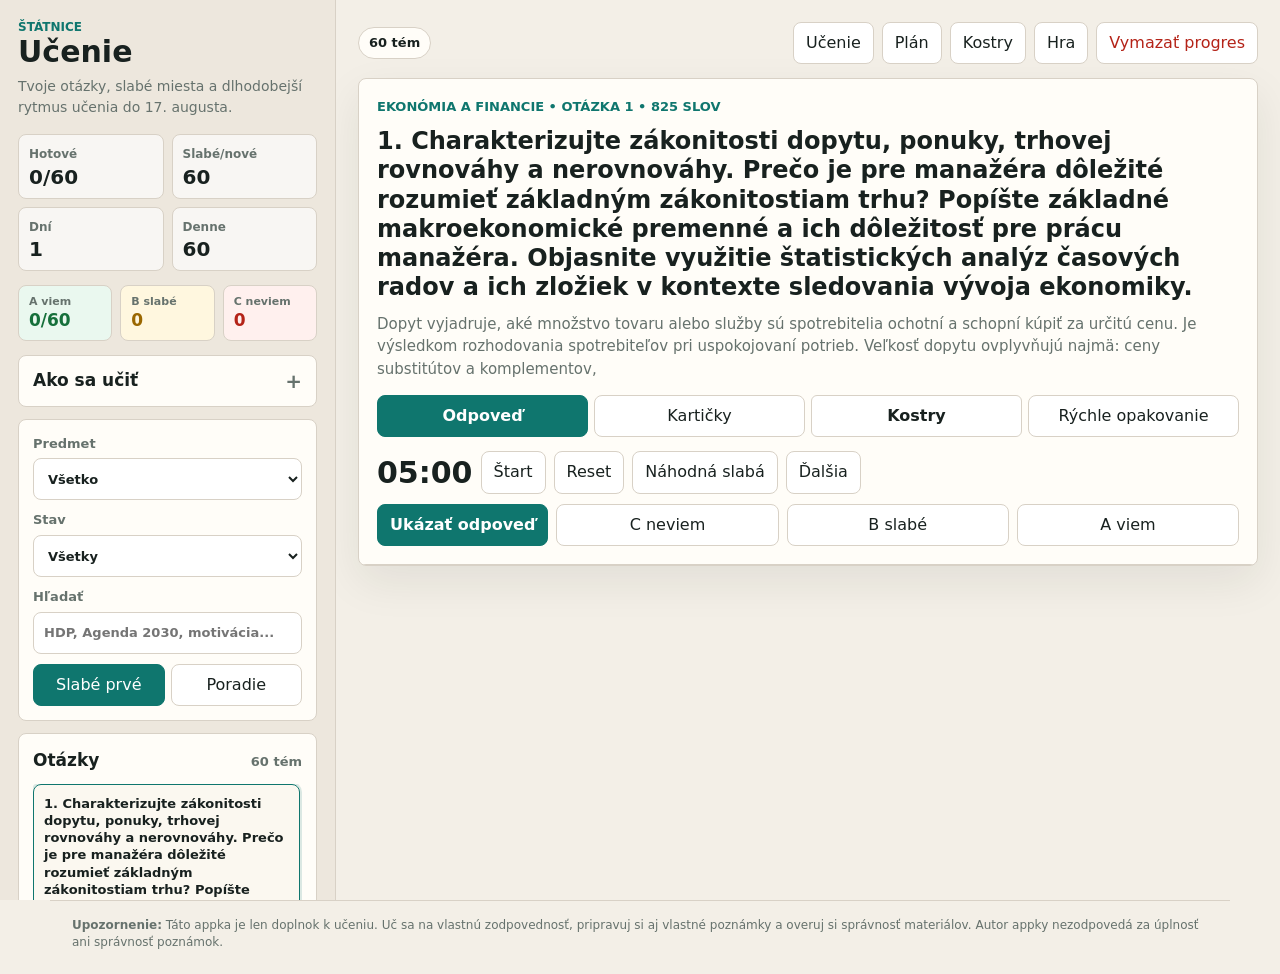
<file: index.html>
<!doctype html>
<html lang="sk">
<head>
  <meta charset="utf-8">
  <meta name="viewport" content="width=device-width, initial-scale=1, viewport-fit=cover">
  <meta name="theme-color" content="#f3efe7">
  <title>Štátnice učenie</title>
  <script>
    if (location.protocol === 'file:' && !location.pathname.endsWith('/offline.html')) {
      location.replace(`offline.html${location.search}`);
    }
  </script>
  <link rel="stylesheet" href="src/styles.css?v=20">
</head>
<body>
  <div id="app" class="app-shell" aria-live="polite">
    <aside class="sidebar">
      <header class="brand-block">
        <div class="brand-kicker">Štátnice</div>
        <h1>Učenie</h1>
        <p>Tvoje otázky, slabé miesta a dlhodobejší rytmus učenia do 17. augusta.</p>
      </header>

      <section class="metric-grid" aria-label="Prehľad progresu">
        <div class="metric"><span>Hotové</span><strong id="metricDone">0/60</strong></div>
        <div class="metric"><span>Slabé/nové</span><strong id="metricWeak">60</strong></div>
        <div class="metric"><span>Dní</span><strong id="metricDays">0</strong></div>
        <div class="metric"><span>Denne</span><strong id="metricDaily">0</strong></div>
      </section>
      <section class="metric-strip" aria-label="Rozpis progresu">
        <div class="metric-chip metric-chip-a"><span>A viem</span><strong id="metricA">0/60</strong></div>
        <div class="metric-chip metric-chip-b"><span>B slabé</span><strong id="metricB">0</strong></div>
        <div class="metric-chip metric-chip-c"><span>C neviem</span><strong id="metricC">0</strong></div>
      </section>

      <details class="panel method-panel">
        <summary>Ako sa učiť</summary>
        <ol>
          <li><strong>Vyber si tému z otázok.</strong> Začni tou, ktorá je C, B alebo ešte neoznačená.</li>
          <li><strong>Zapni časovač a hovor nahlas.</strong> Skús 3 až 5 minút odpovedať bez pozerania.</li>
          <li><strong>Potom odkry odpoveď.</strong> Dopĺňaj len chýbajúce body.</li>
          <li><strong>Označ A/B/C.</strong> A = viem, B = slabé, C = neviem spustiť.</li>
          <li><strong>Priorita:</strong> C, potom B, potom nové, A iba krátko.</li>
          <li><strong>Minimum denne:</strong> 1 manažment, 1 ekonómia, 1 staršia otázka.</li>
        </ol>
        <figure class="method-guide">
          <a href="assets/images/app-functions-guide.png" target="_blank" rel="noopener">
            <img src="assets/images/app-functions-guide.png" alt="Prehľad funkcií appky Štátnice učenie">
          </a>
          <figcaption>Klikni pre väčší náhľad.</figcaption>
        </figure>
      </details>

      <section class="panel controls" aria-label="Filtre">
        <label>Predmet<select id="subjectFilter"></select></label>
        <label>Stav<select id="gradeFilter">
          <option value="all">Všetky</option>
          <option value="C">C - neviem</option>
          <option value="B">B - slabé</option>
          <option value="A">A - viem</option>
          <option value="none">Neoznačené</option>
        </select></label>
        <label>Hľadať<input id="searchInput" type="search" placeholder="HDP, Agenda 2030, motivácia..."></label>
        <div class="segmented" role="group" aria-label="Poradie tém">
          <button id="modeWeak" class="is-active" type="button">Slabé prvé</button>
          <button id="modeOrder" type="button">Poradie</button>
        </div>
      </section>

      <section class="panel topic-browser" aria-label="Zoznam otázok">
        <div class="browser-head">
          <h2>Otázky</h2>
          <p id="resultCount">0 tém</p>
        </div>
        <div id="topicList" class="topic-list"></div>
      </section>

      <section class="panel today-panel">
        <div class="panel-title-row">
          <div>
            <h2>Dnešný výber</h2>
            <p>Automatický mix slabých a nových otázok na krátke učenie.</p>
          </div>
          <button id="buildToday" type="button">Vybrať</button>
        </div>
        <div id="todayList" class="today-list"></div>
      </section>

    </aside>

    <main class="workspace">
      <nav class="topbar" aria-label="Akcie">
        <div>
          <span id="currentTopicCount" class="pill">60 tém</span>
          <span id="currentMedia" class="pill muted-pill"></span>
        </div>
        <div class="top-actions">
          <a class="button-link" href="index.html">Učenie</a>
          <a class="button-link" href="plan.html">Plán</a>
          <a class="button-link" href="kostry/index.html">Kostry</a>
          <a class="button-link" href="hra.html">Hra</a>
          <button id="resetProgress" class="text-danger" type="button">Vymazať progres</button>
        </div>
      </nav>

      <section class="study-card">
        <header class="question-head">
          <div id="subjectLine" class="subject-line"></div>
          <h2 id="questionTitle"></h2>
          <p id="questionCue" class="cue"></p>

          <div class="study-mode" role="group" aria-label="Režim učenia">
            <button id="modeAnswer" class="is-active" data-study-mode="answer" type="button">Odpoveď</button>
            <button id="modeCards" data-study-mode="cards" type="button">Kartičky</button>
            <a id="skeletonLink" class="study-mode-link" href="kostry/index.html">Kostry</a>
            <button id="modeReader" data-study-mode="reader" type="button">Rýchle opakovanie</button>
          </div>

          <div class="study-toolbar">
            <div class="timer" id="timer">05:00</div>
            <button id="timerToggle" type="button">Štart</button>
            <button id="timerReset" type="button">Reset</button>
            <button id="randomQuestion" type="button">Náhodná slabá</button>
            <button id="nextQuestion" type="button">Ďalšia</button>
          </div>

          <div class="answer-actions">
            <button id="toggleAnswer" class="primary-button" type="button">Ukázať odpoveď</button>
            <div class="grade-buttons" role="group" aria-label="Hodnotenie otázky">
              <button data-grade="C" type="button">C neviem</button>
              <button data-grade="B" type="button">B slabé</button>
              <button data-grade="A" type="button">A viem</button>
            </div>
          </div>
        </header>

        <article id="answer" class="answer"></article>
      </section>

    </main>
  </div>

  <footer class="app-footer global-footer">
    <p class="study-disclaimer"><strong>Upozornenie:</strong> Táto appka je len doplnok k učeniu. Uč sa na vlastnú zodpovednosť, pripravuj si aj vlastné poznámky a overuj si správnosť materiálov. Autor appky nezodpovedá za úplnosť ani správnosť poznámok.</p>
  </footer>

  <script src="src/app.js?v=20" defer></script>
</body>
</html>
</file>
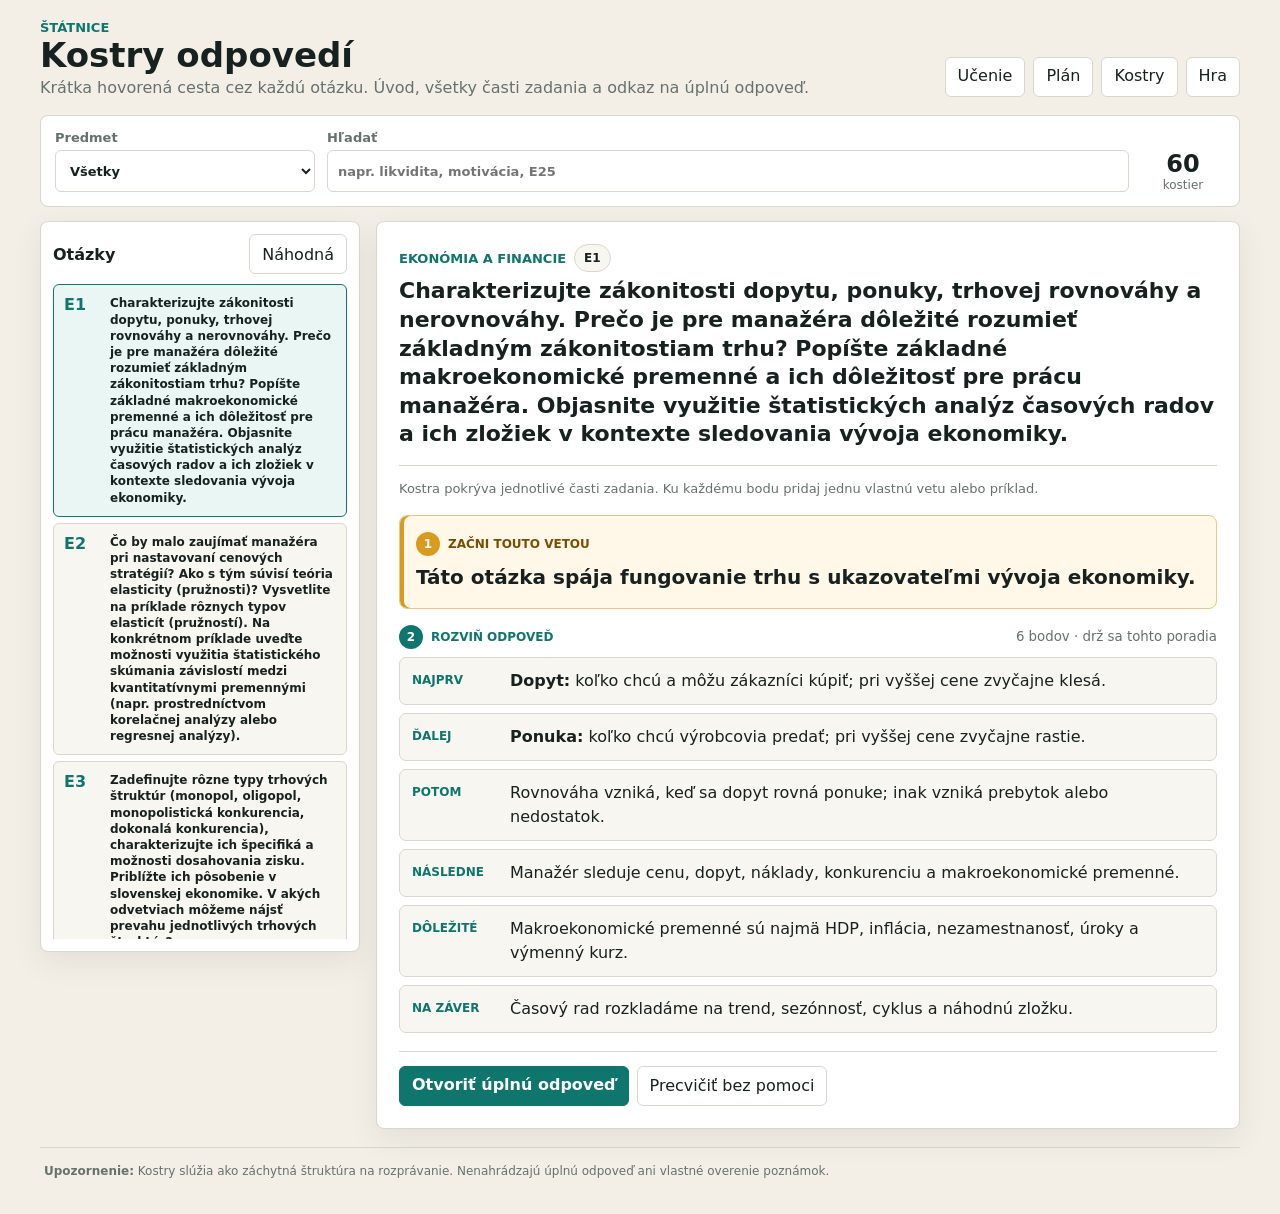
<file: kostry/index.html>
<!doctype html>
<html lang="sk">
<head>
  <meta charset="utf-8">
  <meta name="viewport" content="width=device-width, initial-scale=1, viewport-fit=cover">
  <meta name="theme-color" content="#f3efe7">
  <title>Kostry odpovedí – Štátnice</title>
  <link rel="stylesheet" href="styles.css?v=1">
</head>
<body>
  <div class="shell">
    <header class="page-head">
      <div>
        <div class="kicker">Štátnice</div>
        <h1>Kostry odpovedí</h1>
        <p>Krátka hovorená cesta cez každú otázku. Úvod, všetky časti zadania a odkaz na úplnú odpoveď.</p>
      </div>
      <nav aria-label="Navigácia">
        <a class="button-link" href="../index.html">Učenie</a>
        <a class="button-link" href="../plan.html">Plán</a>
        <a class="button-link" href="../kostry/index.html">Kostry</a>
        <a class="button-link" href="../hra.html">Hra</a>
      </nav>
    </header>

    <section class="toolbar" aria-label="Filtre">
      <label>
        Predmet
        <select id="subject">
          <option value="all">Všetky</option>
          <option value="Ekonómia a financie">Ekonómia a financie</option>
          <option value="Manažment">Manažment</option>
        </select>
      </label>
      <label>
        Hľadať
        <input id="search" type="search" placeholder="napr. likvidita, motivácia, E25">
      </label>
      <div class="counter"><strong id="count">60</strong><span>kostier</span></div>
    </section>

    <main class="layout">
      <aside class="question-nav">
        <div class="nav-head">
          <strong>Otázky</strong>
          <button id="random" type="button">Náhodná</button>
        </div>
        <div id="list" class="question-list"></div>
      </aside>

      <article id="detail" class="skeleton"></article>
    </main>

    <footer>
      <p><strong>Upozornenie:</strong> Kostry slúžia ako záchytná štruktúra na rozprávanie. Nenahrádzajú úplnú odpoveď ani vlastné overenie poznámok.</p>
    </footer>
  </div>

  <script src="data.js?v=1"></script>
  <script src="app.js?v=1"></script>
</body>
</html>
</file>
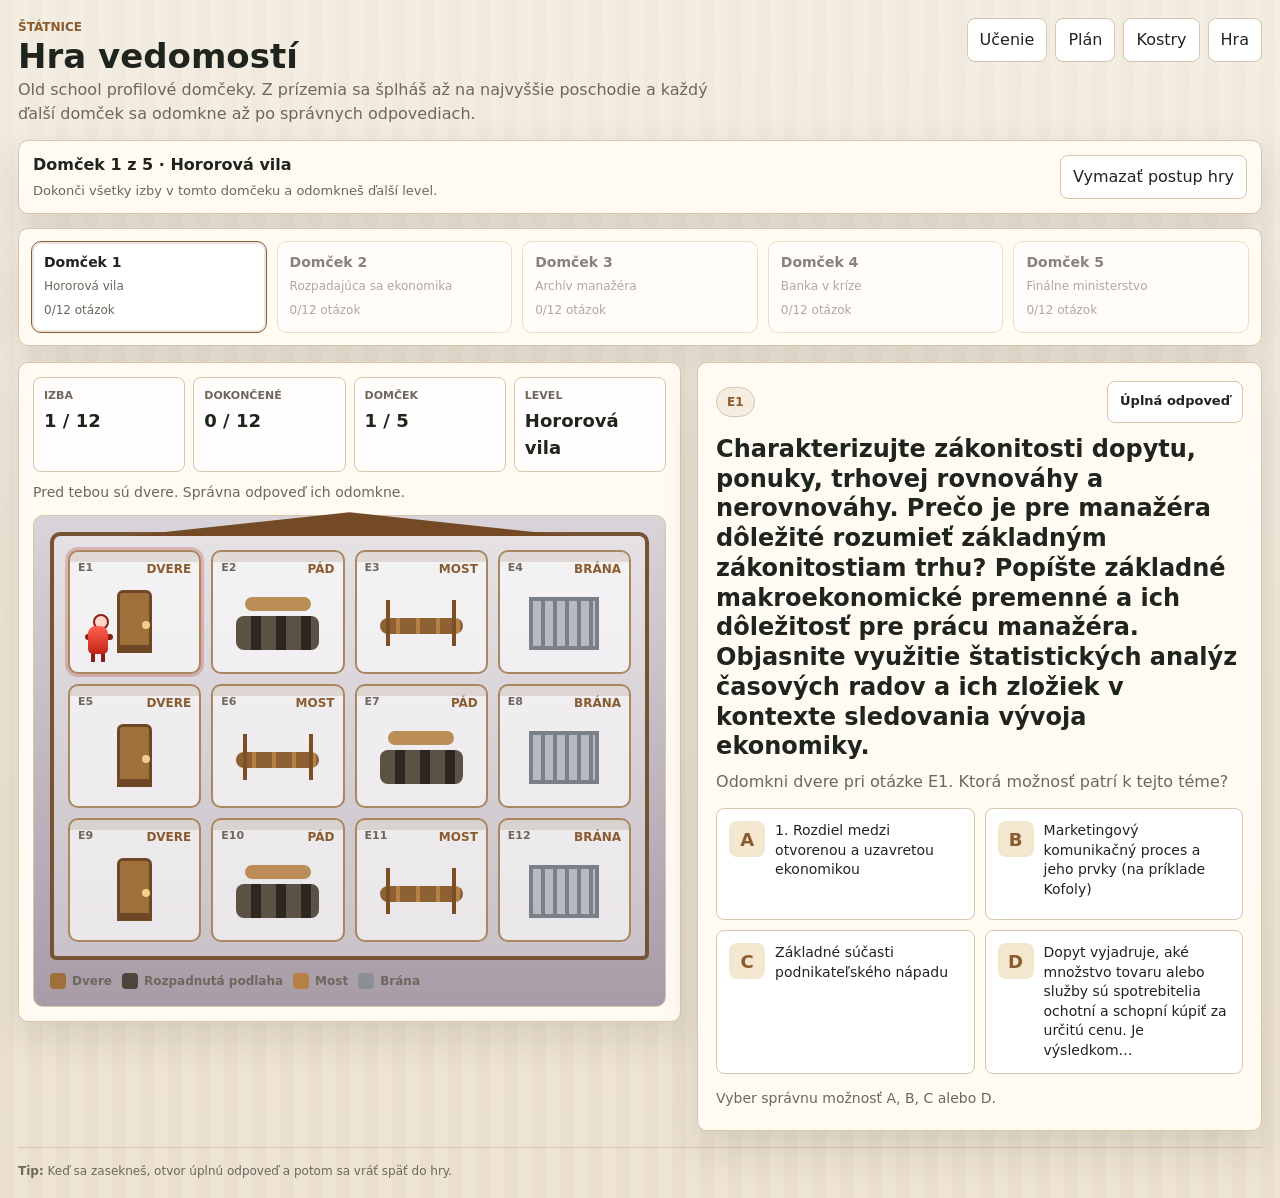
<file: hra-offline.html>
<!doctype html>
<html lang="sk">
<head>
  <meta charset="utf-8">
  <meta name="viewport" content="width=device-width, initial-scale=1, viewport-fit=cover">
  <meta name="theme-color" content="#ebe4d5">
  <title>Štátnice hra</title>
  <script>
    if (location.protocol === 'file:' && !location.pathname.endsWith('/hra-offline.html')) {
      location.replace(`hra-offline.html${location.search}`);
    }
  </script>
  <link rel="stylesheet" href="src/game.css?v=1">
</head>
<body>
  <div class="game-shell">
    <header class="game-header">
      <div>
        <div class="game-kicker">Štátnice</div>
        <h1>Hra vedomostí</h1>
        <p>Old school profilové domčeky. Z prízemia sa šplháš až na najvyššie poschodie a každý ďalší domček sa odomkne až po správnych odpovediach.</p>
      </div>
      <nav class="game-nav" aria-label="Navigácia">
        <a class="game-link" href="index.html">Učenie</a>
        <a class="game-link" href="plan.html">Plán</a>
        <a class="game-link" href="kostry/index.html">Kostry</a>
        <a class="game-link" href="hra.html">Hra</a>
      </nav>
    </header>

    <section class="game-toolbar" aria-label="Stav hry">
      <div class="toolbar-copy">
        <strong id="gameHouseStatus">Domček 1 z 5</strong>
        <span id="gameHouseHint">Dokonči celý domček a odomkneš ďalší level.</span>
      </div>
      <button id="restartGame" type="button">Vymazať postup hry</button>
    </section>

    <section class="house-selector" aria-label="Výber domčeka">
      <div id="houseList" class="house-list"></div>
    </section>

    <main class="game-layout">
      <section class="board-panel">
        <div class="board-head">
          <div class="status-row">
            <div class="status-card"><span>Izba</span><strong id="statPosition">1 / 12</strong></div>
            <div class="status-card"><span>Dokončené</span><strong id="statSolved">0 / 12</strong></div>
            <div class="status-card"><span>Domček</span><strong id="statHouse">1 / 5</strong></div>
            <div class="status-card"><span>Level</span><strong id="statTheme">Horor</strong></div>
          </div>
          <p id="encounterText" class="encounter-text">Pred tebou sú prvé dvere. Odomkni ich správnou odpoveďou.</p>
        </div>

        <div id="houseScene" class="board-scene">
          <div class="house-shell">
            <div id="boardGrid" class="board-grid" aria-label="Profilový domček"></div>
          </div>
          <div class="legend">
            <span><i class="legend-door"></i>Dvere</span>
            <span><i class="legend-gap"></i>Rozpadnutá podlaha</span>
            <span><i class="legend-bridge"></i>Most</span>
            <span><i class="legend-gate"></i>Brána</span>
          </div>
        </div>
      </section>

      <section class="question-panel">
        <div class="question-meta">
          <span id="questionLabel" class="question-label">E1</span>
          <a id="fullAnswerLink" class="full-answer-link" href="index.html">Úplná odpoveď</a>
        </div>
        <h2 id="questionTitle">Načítavam otázku...</h2>
        <p id="questionPrompt" class="question-prompt"></p>
        <div id="answers" class="answer-grid"></div>
        <div class="question-footer">
          <p id="feedback" class="feedback">Vyber správnu možnosť A, B, C alebo D.</p>
          <button id="continueButton" class="continue-button" type="button" hidden>Pokračovať ďalej</button>
        </div>
      </section>
    </main>

    <footer class="game-footer">
      <p><strong>Tip:</strong> Keď sa zasekneš, otvor úplnú odpoveď a potom sa vráť späť do hry.</p>
    </footer>
  </div>

  <script src="src/game.js?v=1" defer></script>
</body>
</html>
</file>
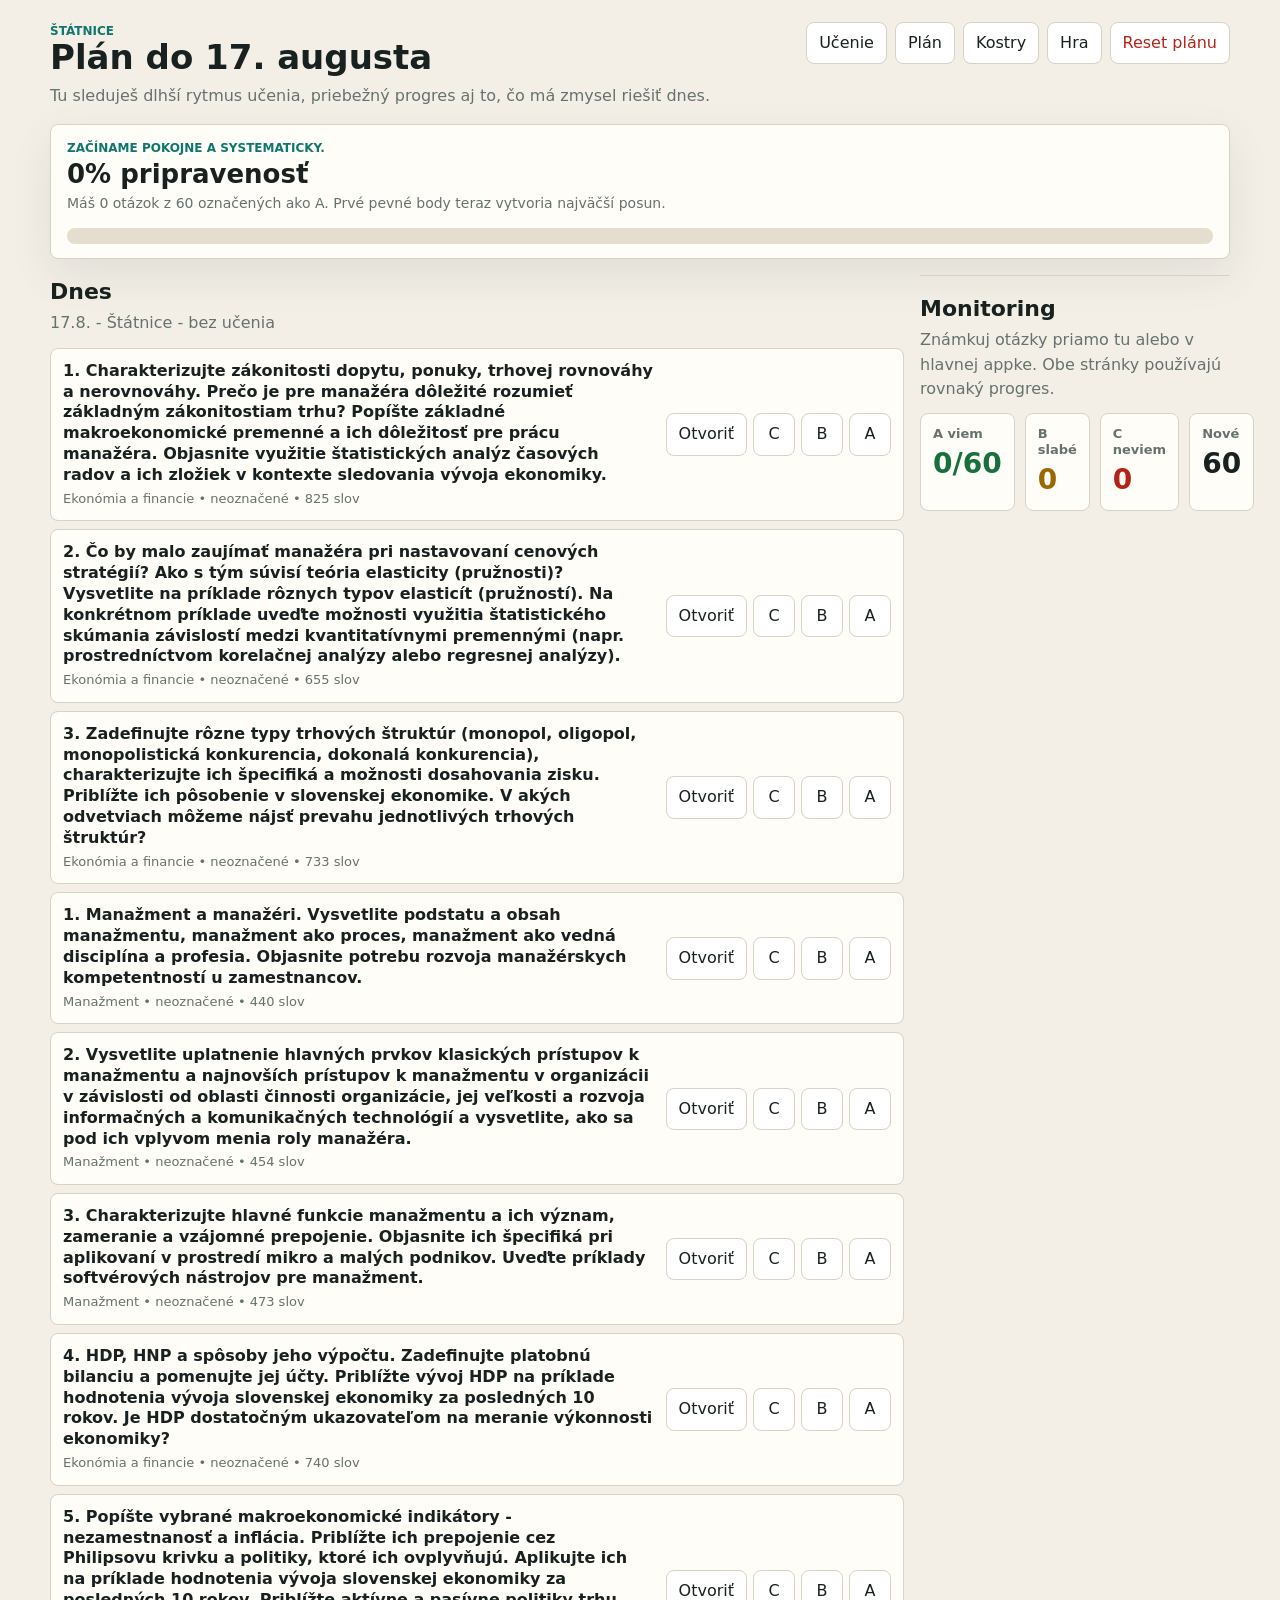
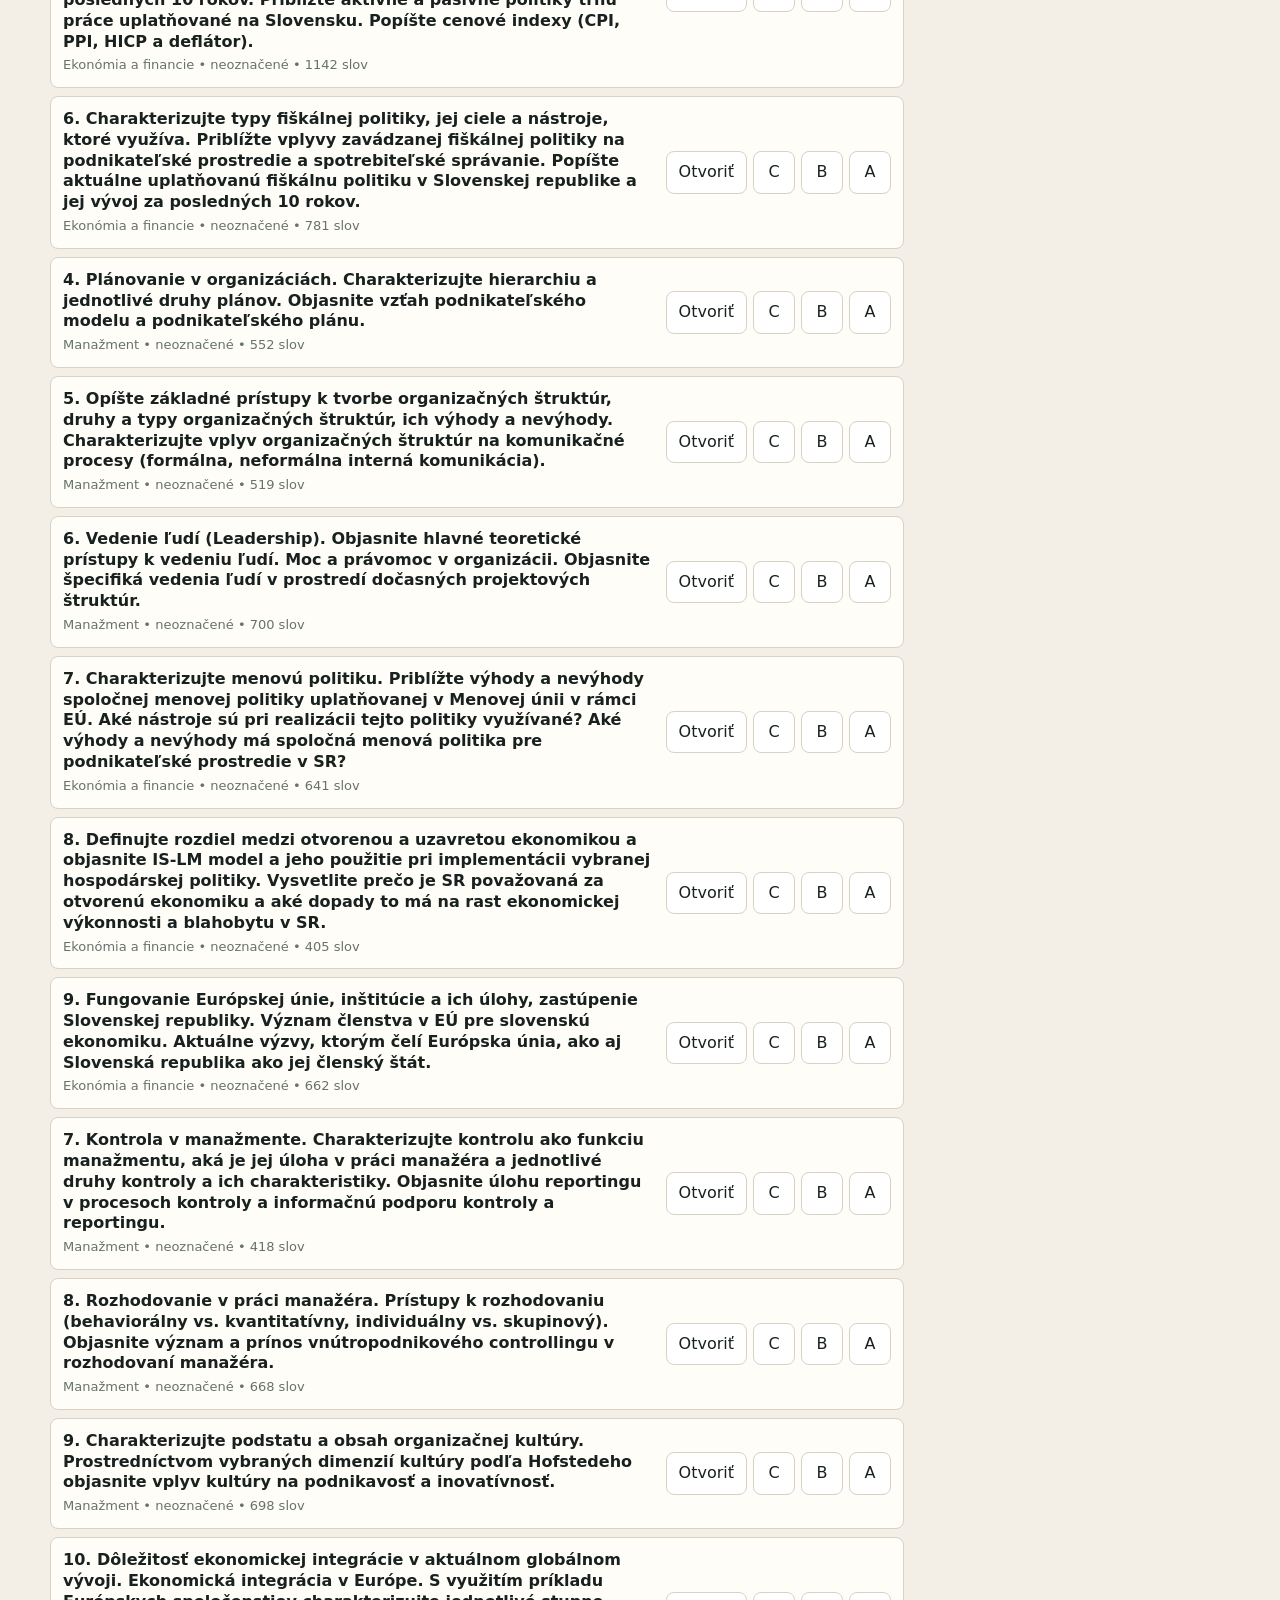
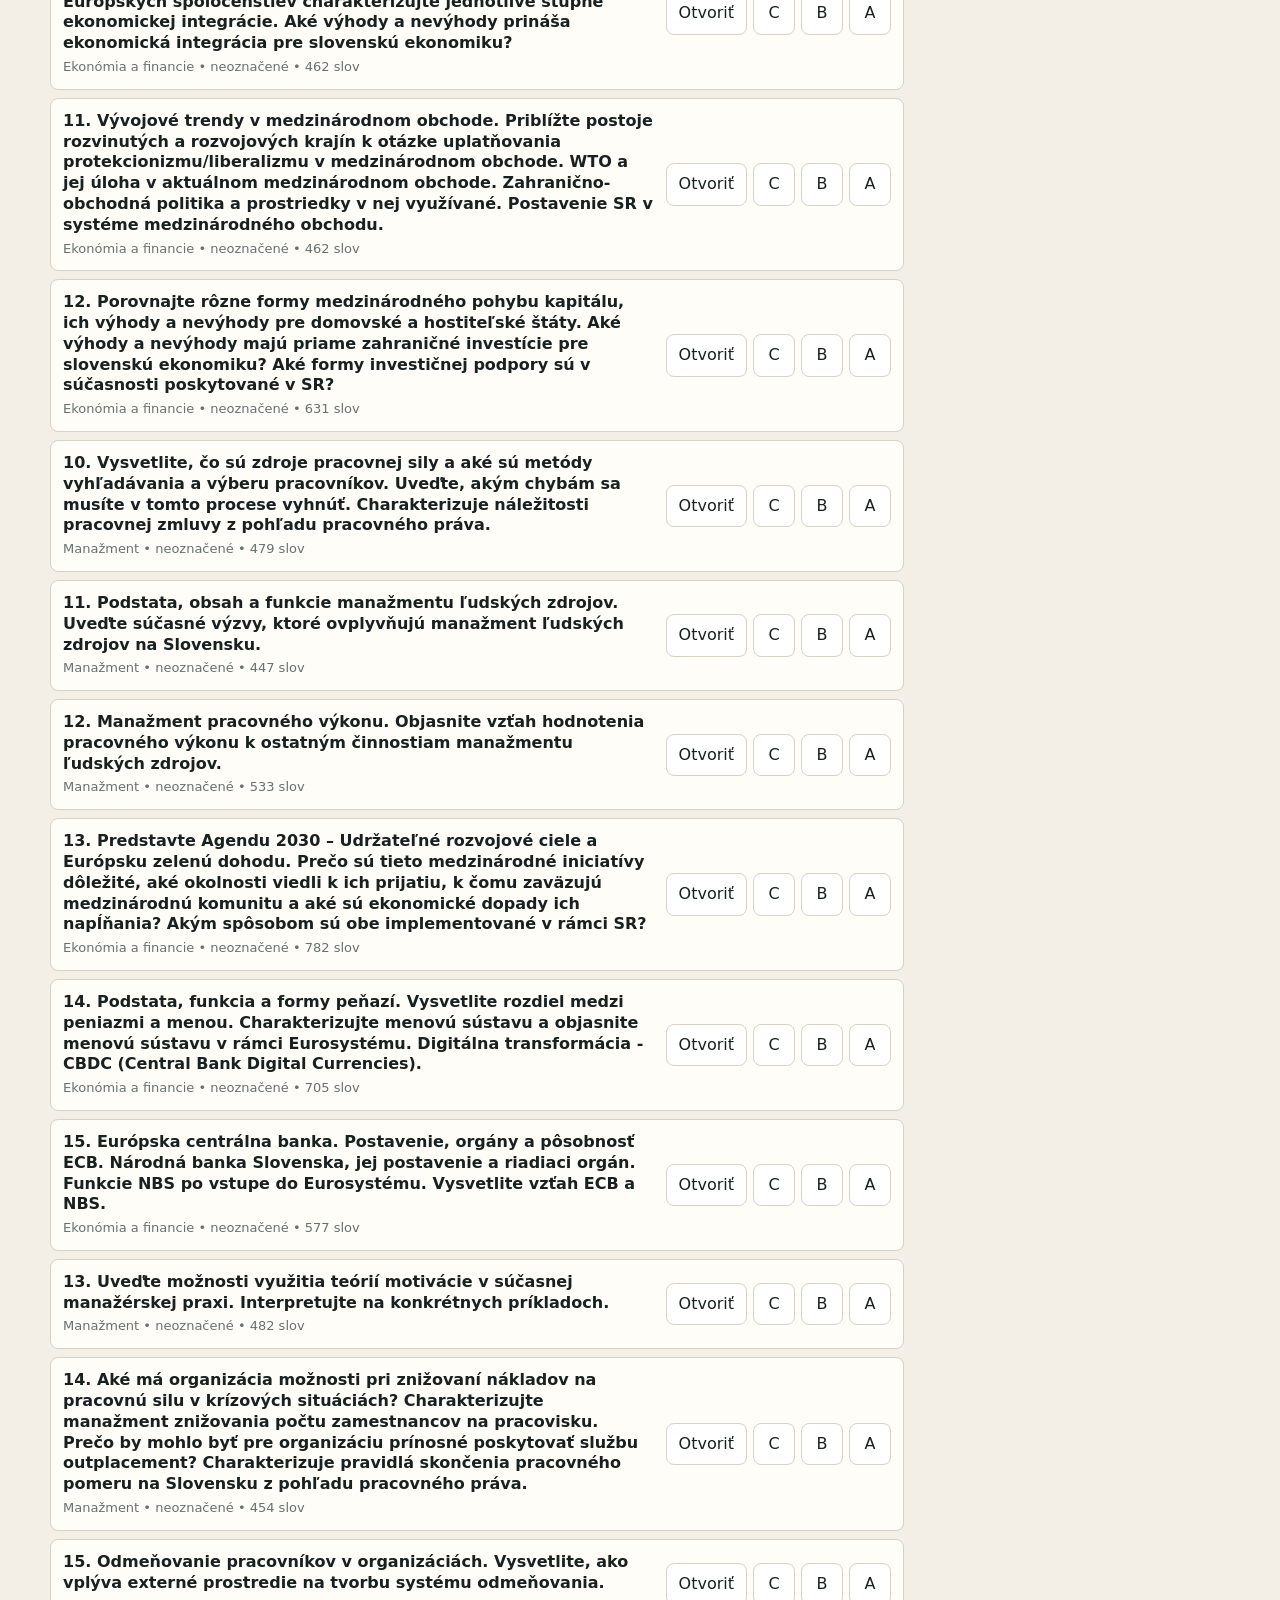
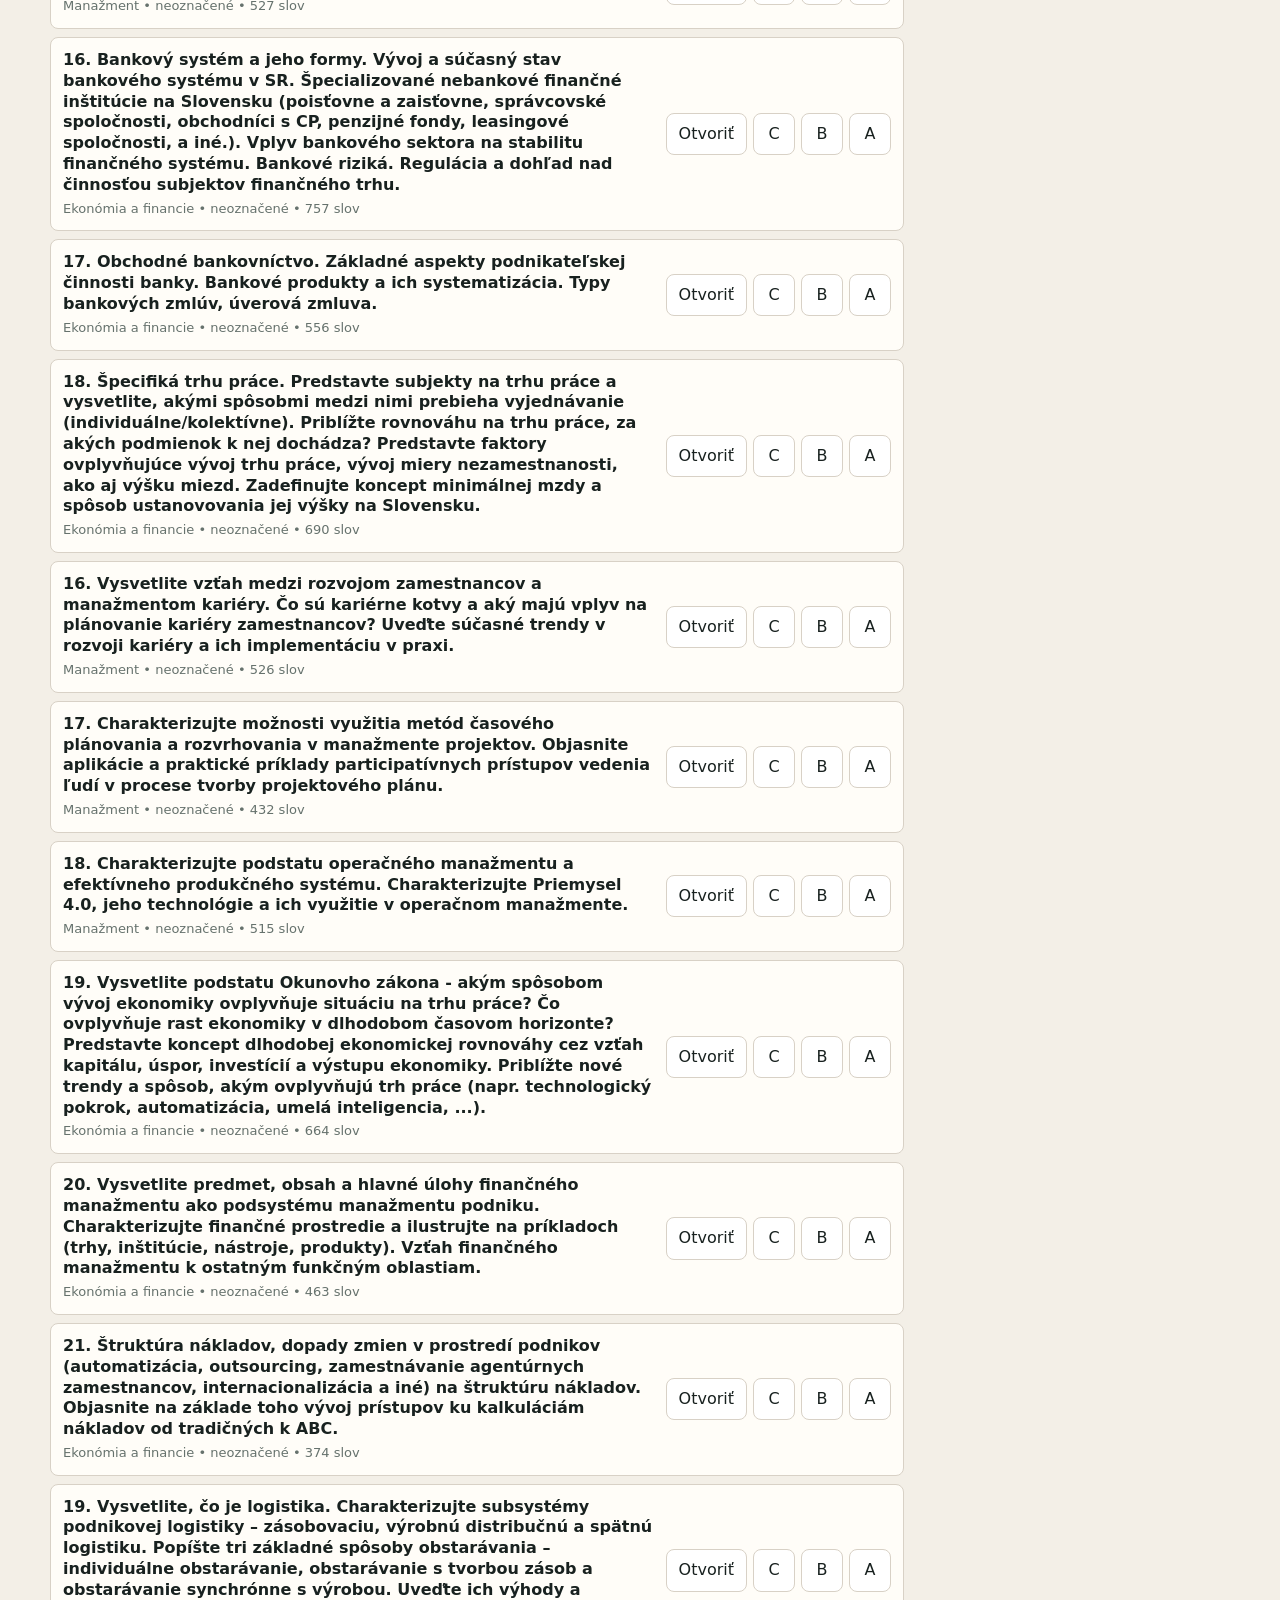
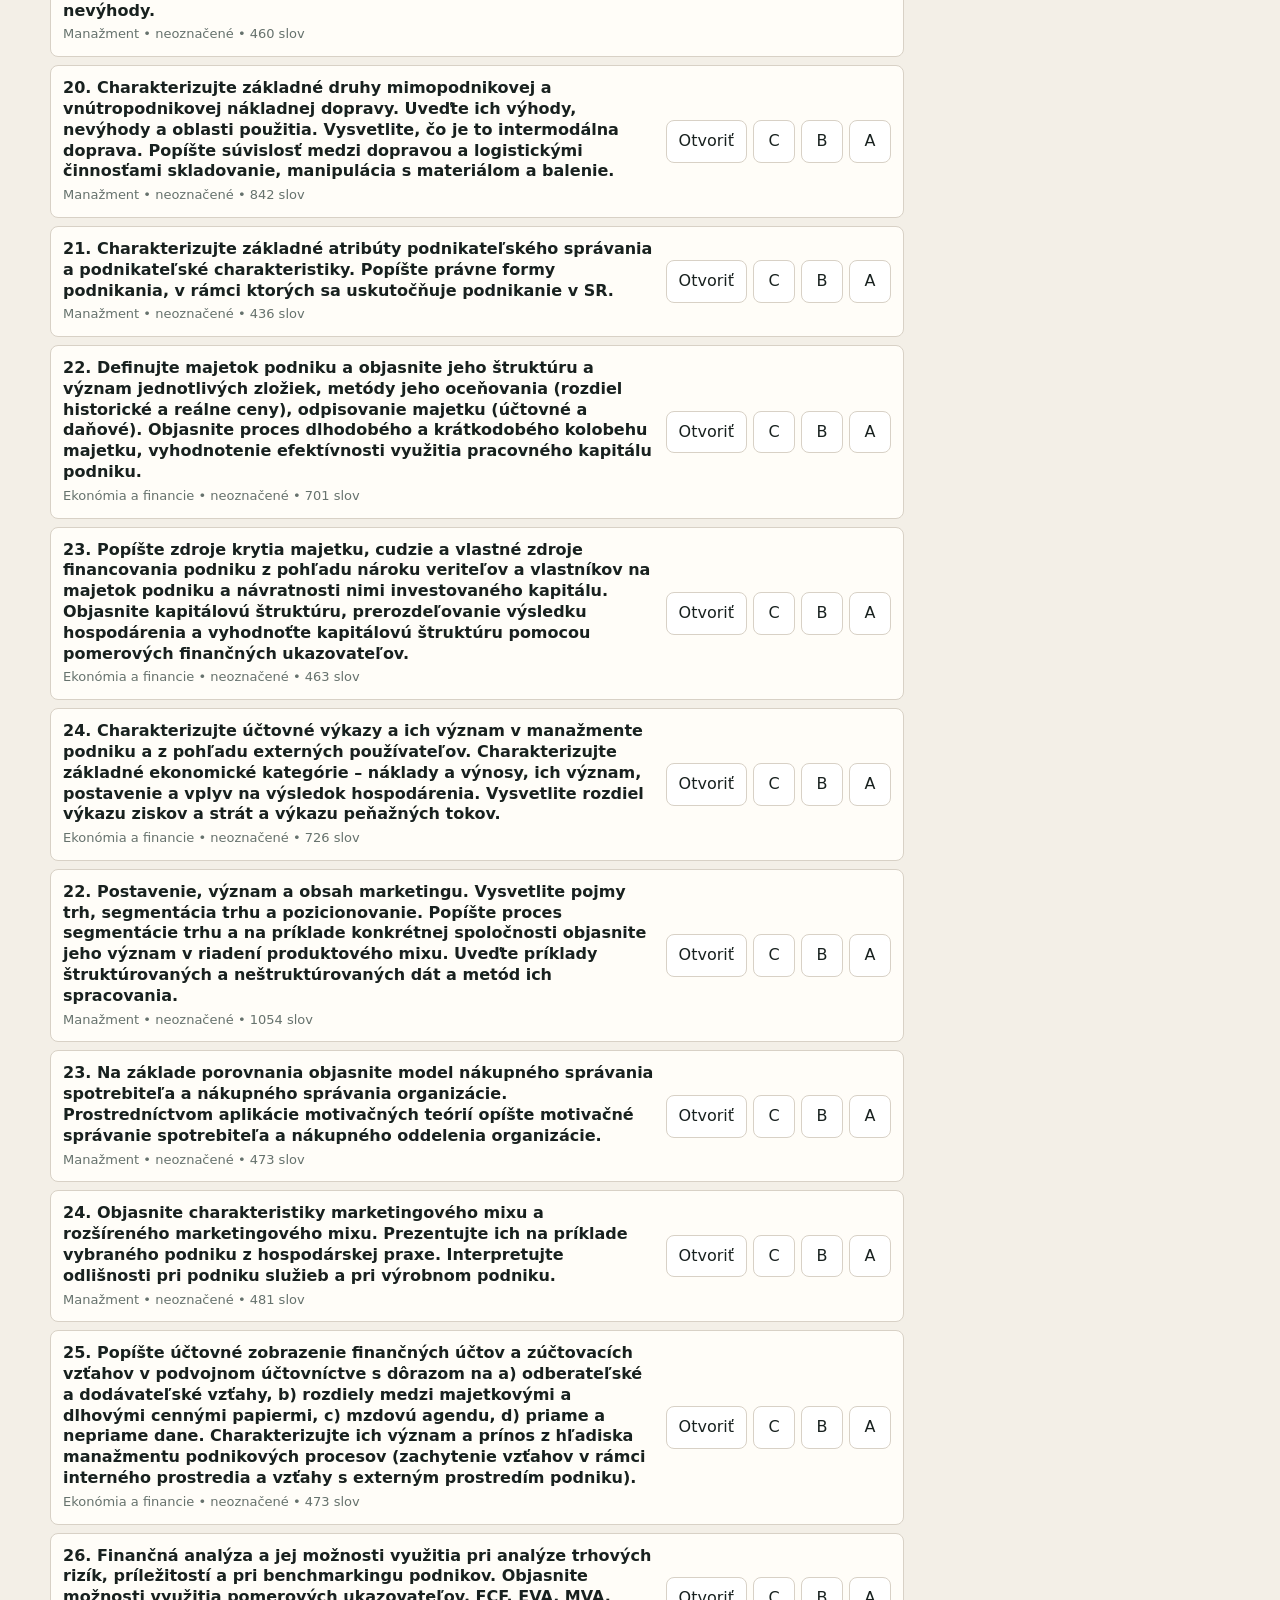
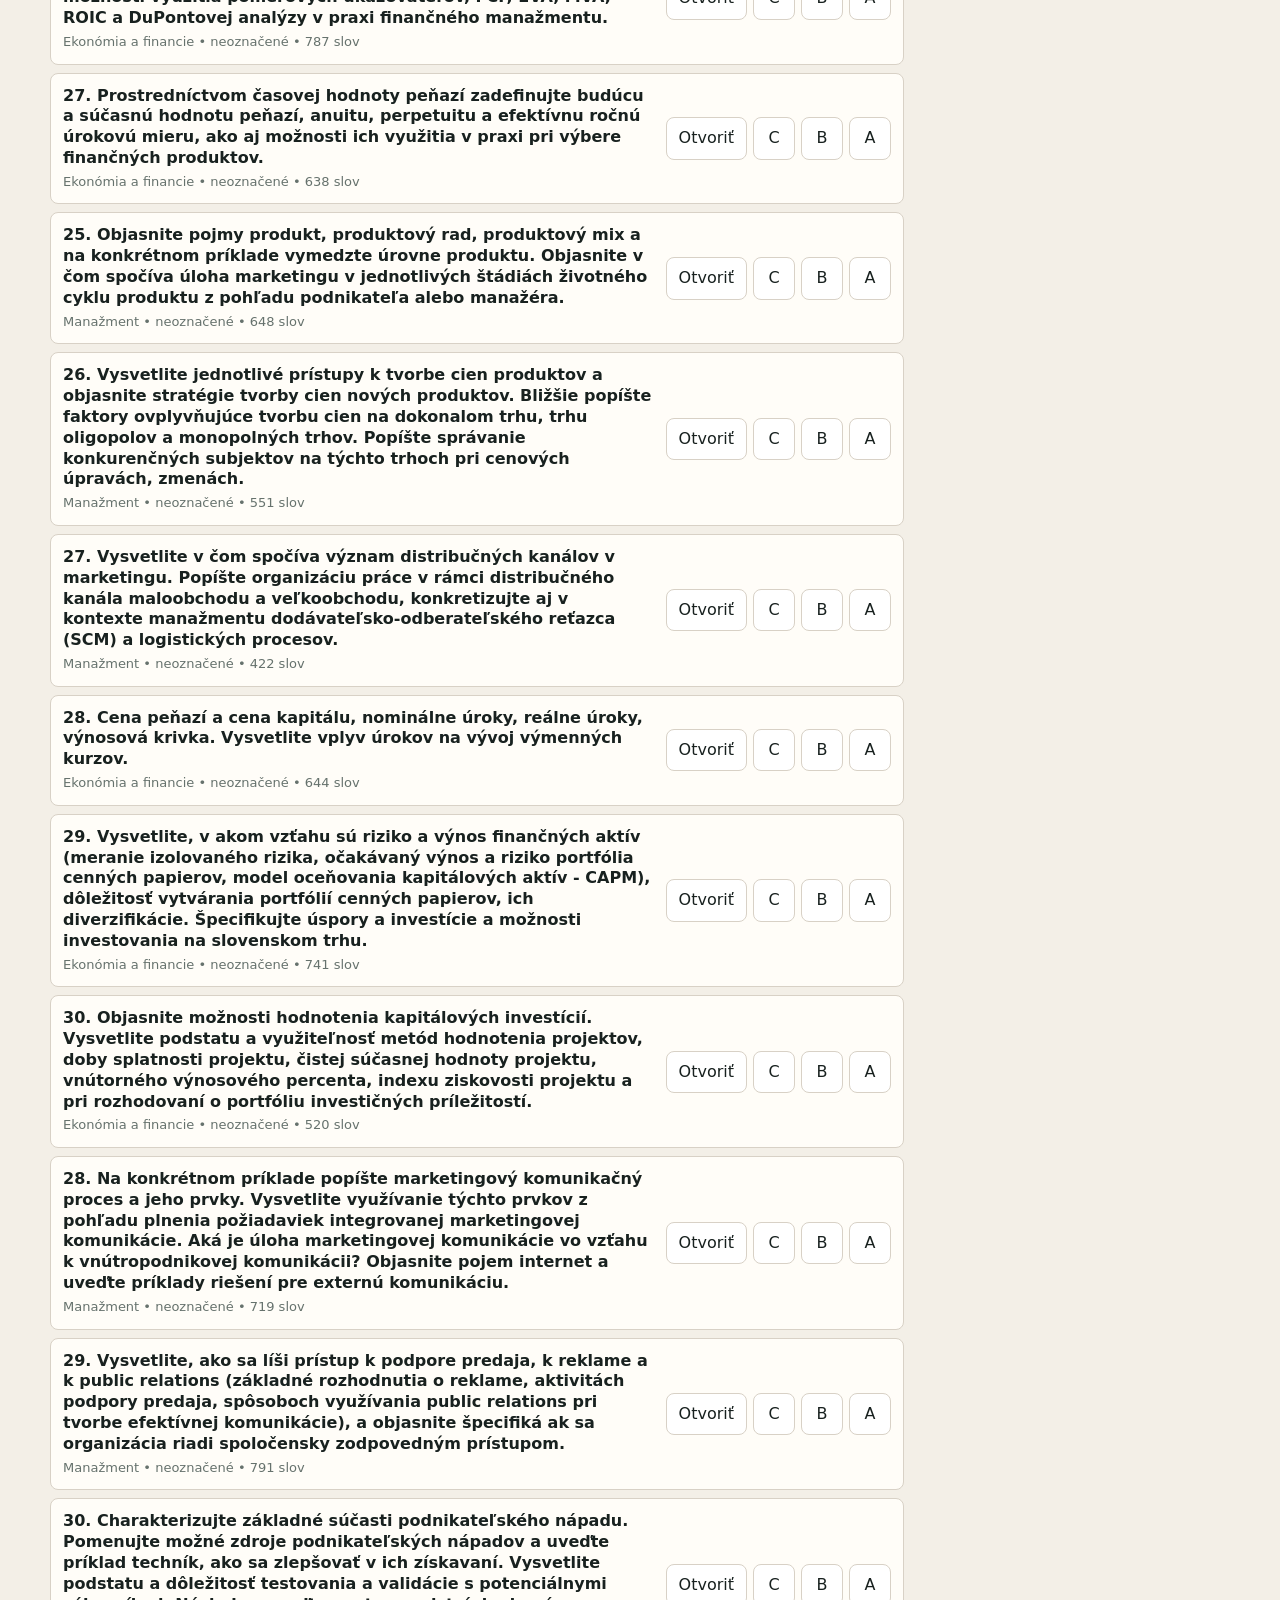
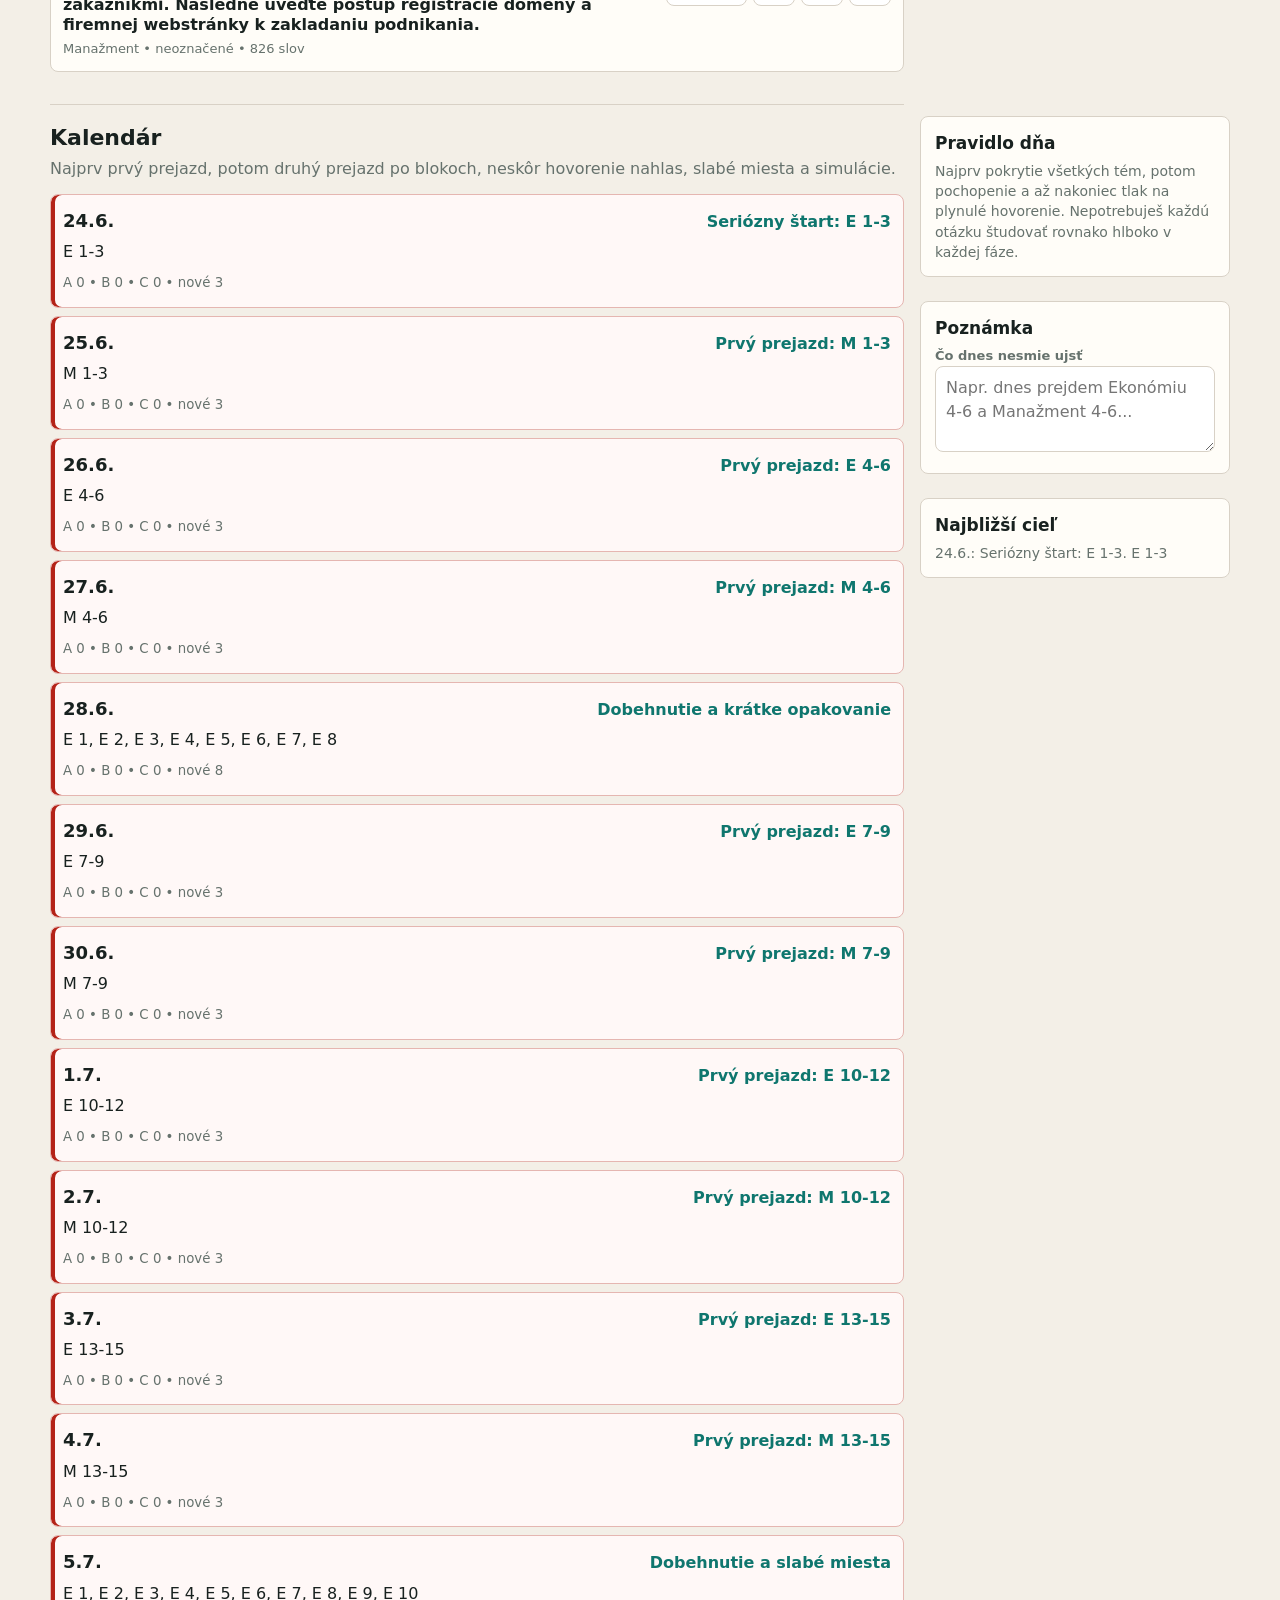
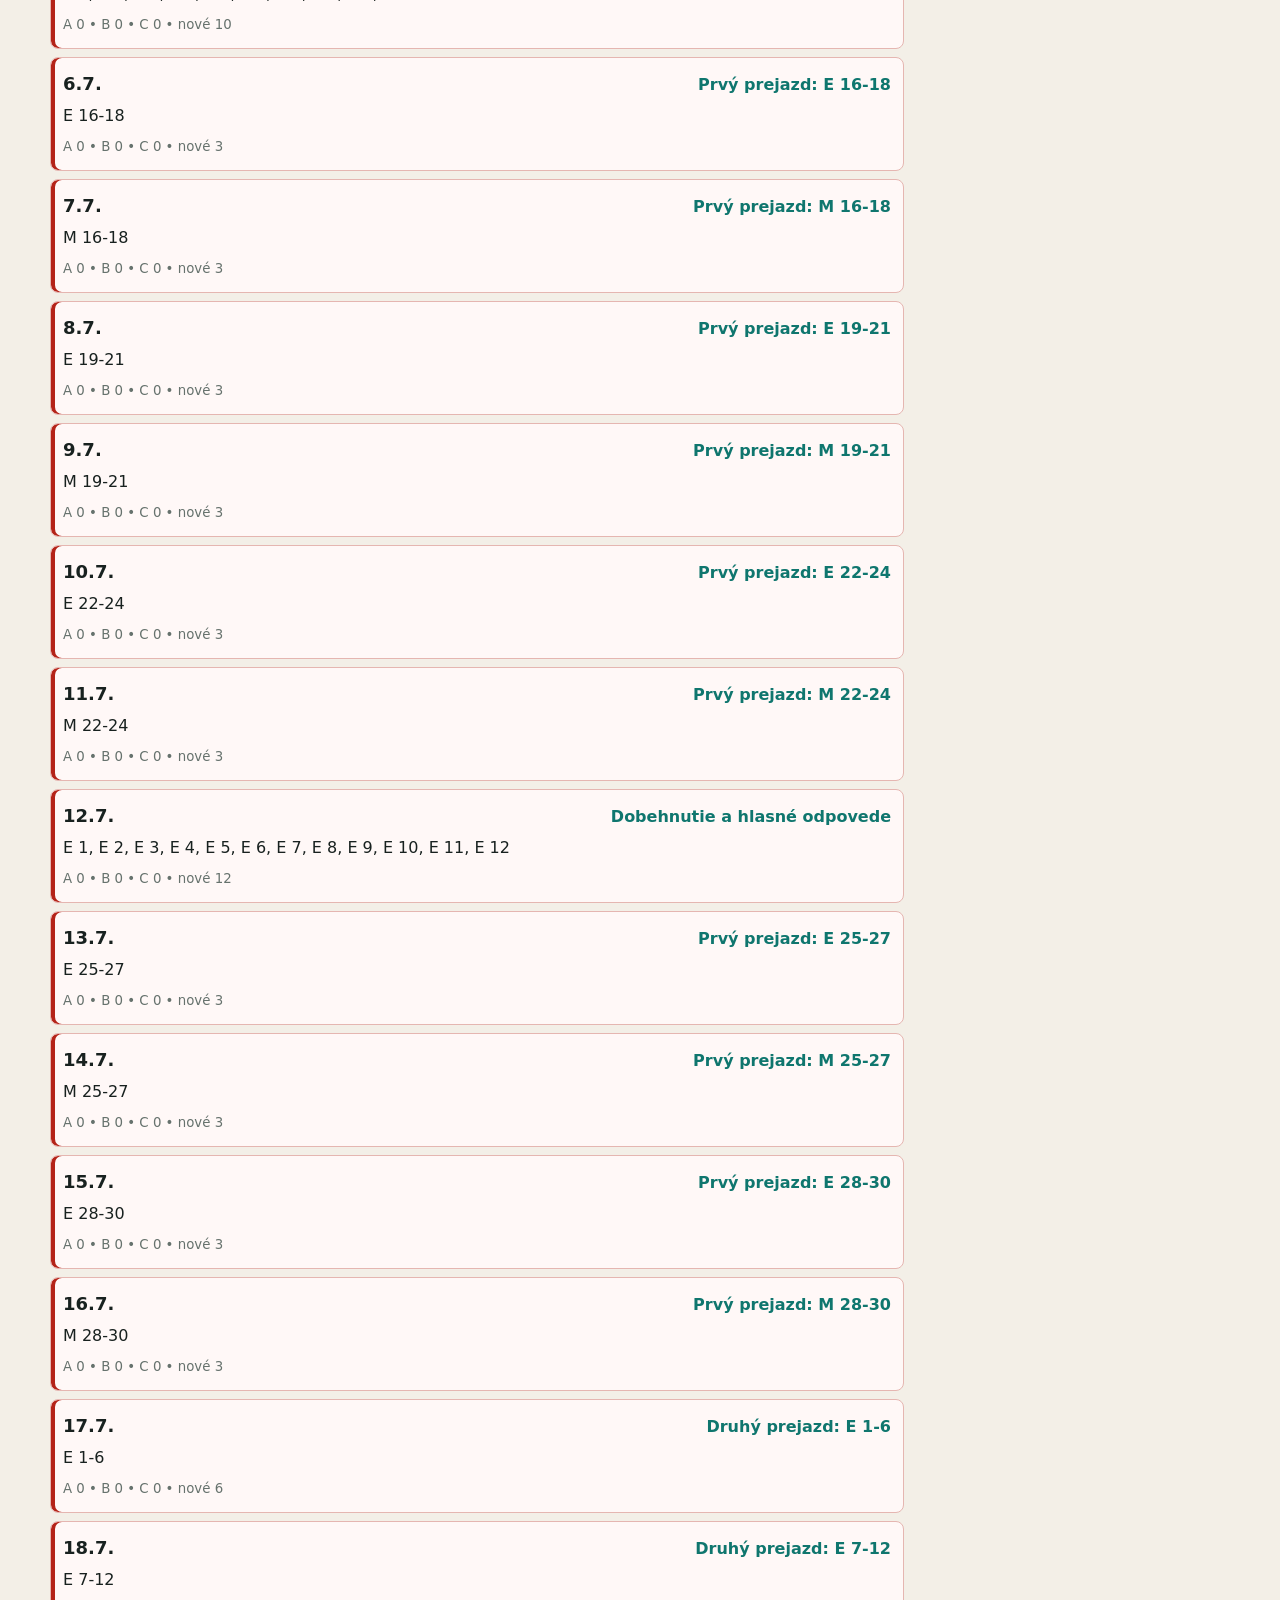
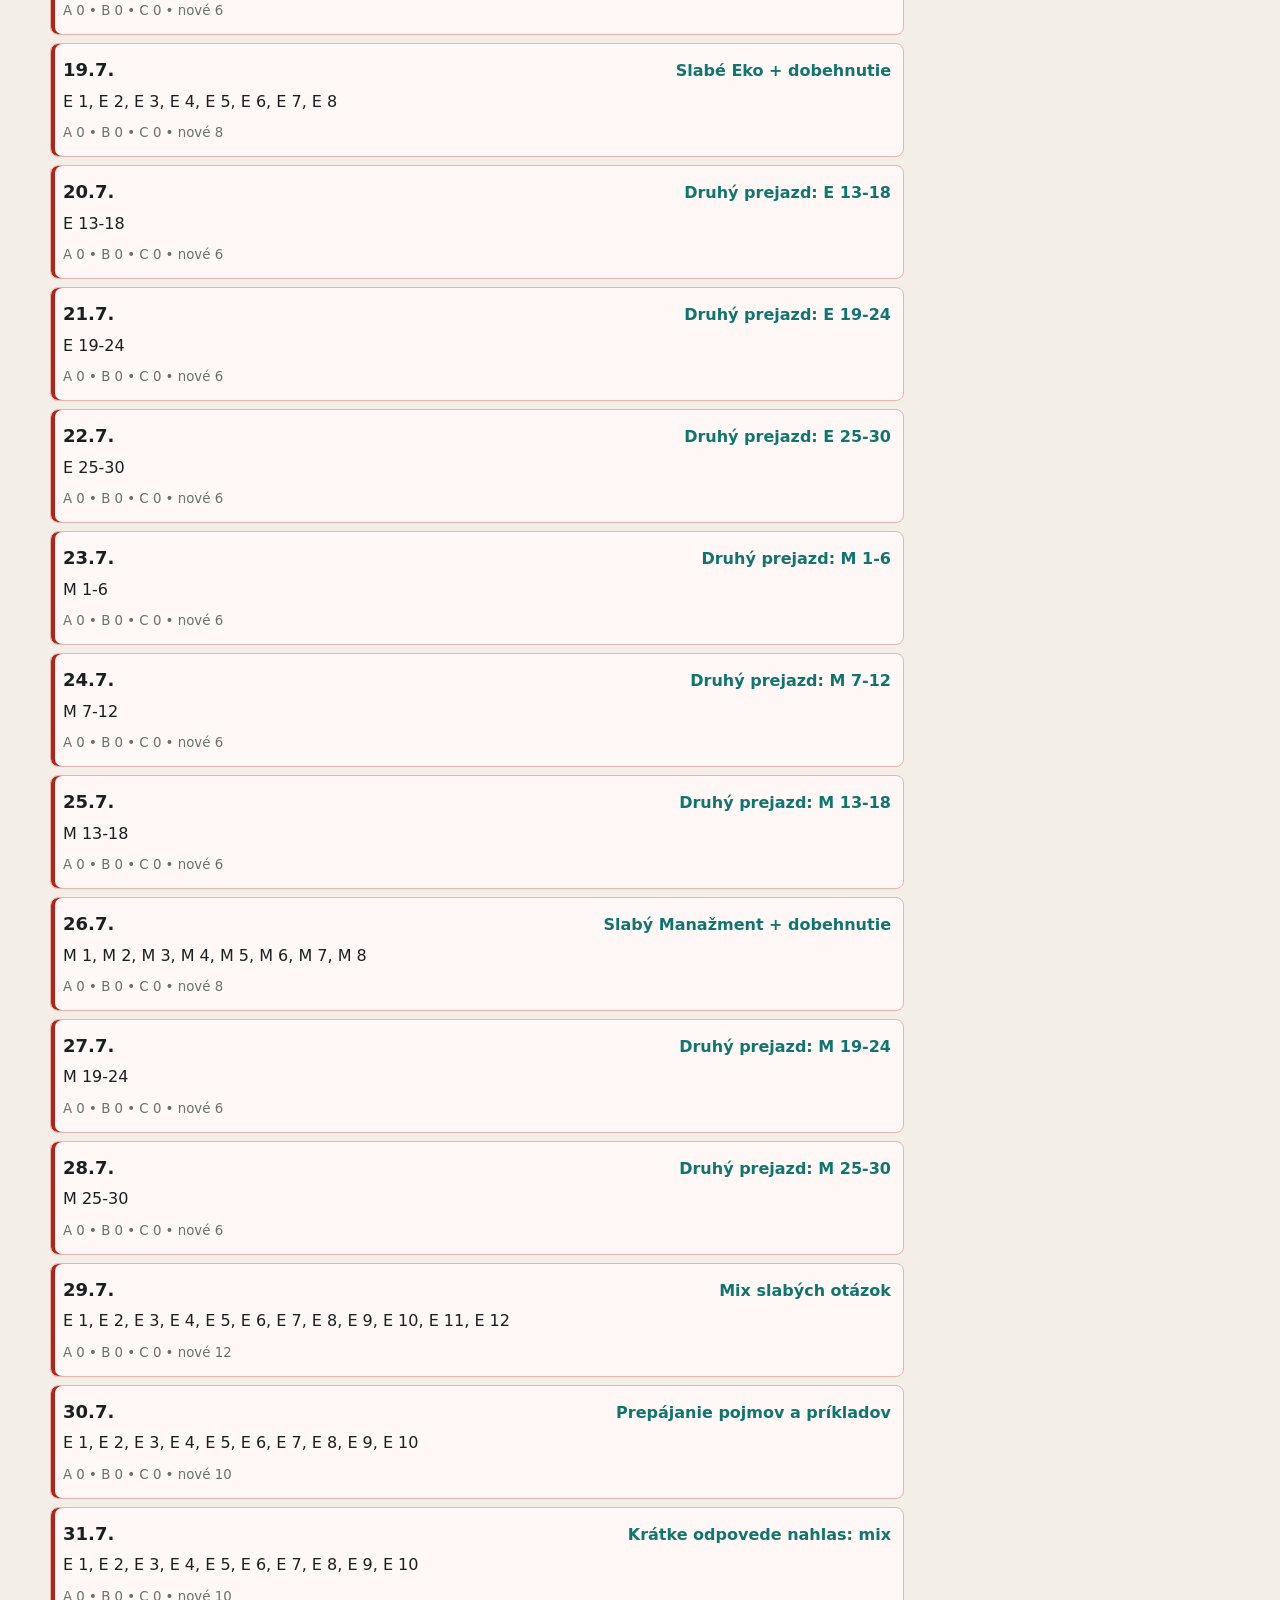
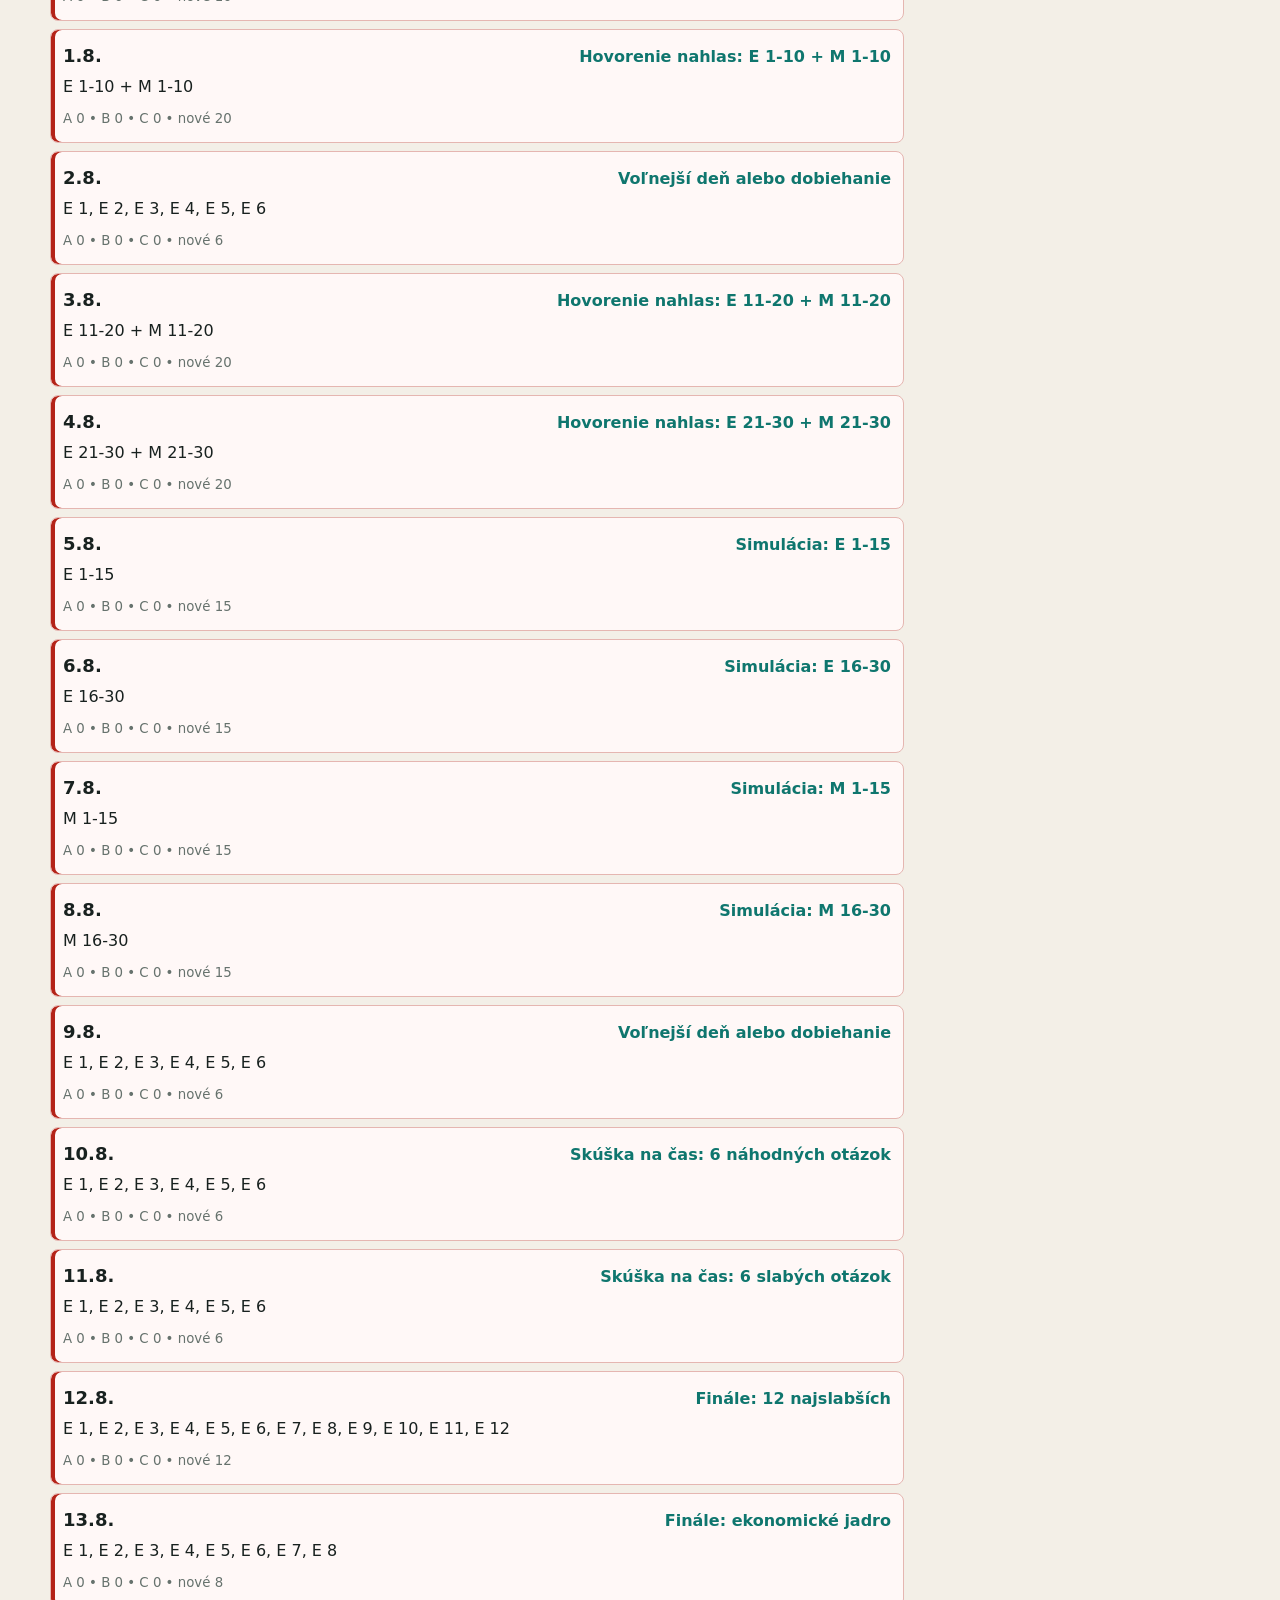
<file: plan.html>
<!doctype html>
<html lang="sk">
<head>
  <meta charset="utf-8">
  <meta name="viewport" content="width=device-width, initial-scale=1, viewport-fit=cover">
  <meta name="theme-color" content="#f3efe7">
  <title>Štátnice plán do 17.8.</title>
  <script>
    if (location.protocol === 'file:' && !location.pathname.endsWith('/plan-offline.html')) {
      location.replace('plan-offline.html');
    }
  </script>
  <link rel="stylesheet" href="src/styles.css?v=20">
</head>
<body>
  <div id="planApp" class="plan-shell">
    <header class="plan-hero">
      <div>
        <div class="brand-kicker">Štátnice</div>
        <h1>Plán do 17. augusta</h1>
        <p>Tu sleduješ dlhší rytmus učenia, priebežný progres aj to, čo má zmysel riešiť dnes.</p>
      </div>
      <nav class="plan-nav" aria-label="Navigácia">
        <a class="button-link" href="index.html">Učenie</a>
        <a class="button-link" href="plan.html">Plán</a>
        <a class="button-link" href="kostry/index.html">Kostry</a>
        <a class="button-link" href="hra.html">Hra</a>
        <button id="resetPlan" class="text-danger" type="button">Reset plánu</button>
      </nav>
    </header>

    <section class="plan-progress-row" aria-label="Pripravenosť na štátnice">
      <div class="plan-hero-progress">
        <div class="plan-progress-copy">
          <span id="planReadyLabel">Začíname pokojne a systematicky.</span>
          <strong id="planReadyValue">0% pripravenosť</strong>
          <p id="planReadyNote">Keď pribúdajú otázky označené ako A, rastie tvoja pripravenosť na štátnice.</p>
        </div>
        <div class="plan-progress-track" aria-hidden="true">
          <span id="planReadyBar"></span>
        </div>
      </div>
    </section>

    <main class="plan-layout">
      <section class="plan-main-band">
        <div class="section-head">
          <div>
            <h2>Dnes</h2>
            <p id="todayPlanLabel">Načítavam...</p>
          </div>
          <button id="markTodayDone" type="button">Označiť deň hotový</button>
        </div>
        <div id="todayTopics" class="plan-topic-grid"></div>
      </section>

      <section class="plan-main-band">
        <div class="section-head">
          <div>
            <h2>Monitoring</h2>
            <p>Známkuj otázky priamo tu alebo v hlavnej appke. Obe stránky používajú rovnaký progres.</p>
          </div>
        </div>
        <div id="gradeSummary" class="grade-summary"></div>
      </section>

      <section class="plan-main-band">
        <div class="section-head">
          <div>
            <h2>Kalendár</h2>
            <p>Najprv prvý prejazd, potom druhý prejazd po blokoch, neskôr hovorenie nahlas, slabé miesta a simulácie.</p>
          </div>
        </div>
        <div id="planDaysList" class="plan-days-list"></div>
      </section>

      <aside class="plan-side">
        <section class="panel">
          <h2>Pravidlo dňa</h2>
          <p class="compact-copy">Najprv pokrytie všetkých tém, potom pochopenie a až nakoniec tlak na plynulé hovorenie. Nepotrebuješ každú otázku študovať rovnako hlboko v každej fáze.</p>
        </section>
        <section class="panel">
          <h2>Poznámka</h2>
          <label for="planNotes">Čo dnes nesmie ujsť</label>
          <textarea id="planNotes" placeholder="Napr. dnes prejdem Ekonómiu 4-6 a Manažment 4-6..."></textarea>
        </section>
        <section class="panel">
          <h2>Najbližší cieľ</h2>
          <p id="nextMilestone" class="compact-copy"></p>
        </section>
      </aside>
    </main>

    <footer class="app-footer plan-footer">
      <p class="study-disclaimer"><strong>Upozornenie:</strong> Táto appka a plán sú len doplnok k učeniu. Uč sa na vlastnú zodpovednosť, pripravuj si aj vlastné poznámky a overuj si správnosť materiálov. Autor appky nezodpovedá za úplnosť ani správnosť poznámok.</p>
    </footer>
  </div>

  <script src="src/plan.js?v=21" defer></script>
</body>
</html>
</file>
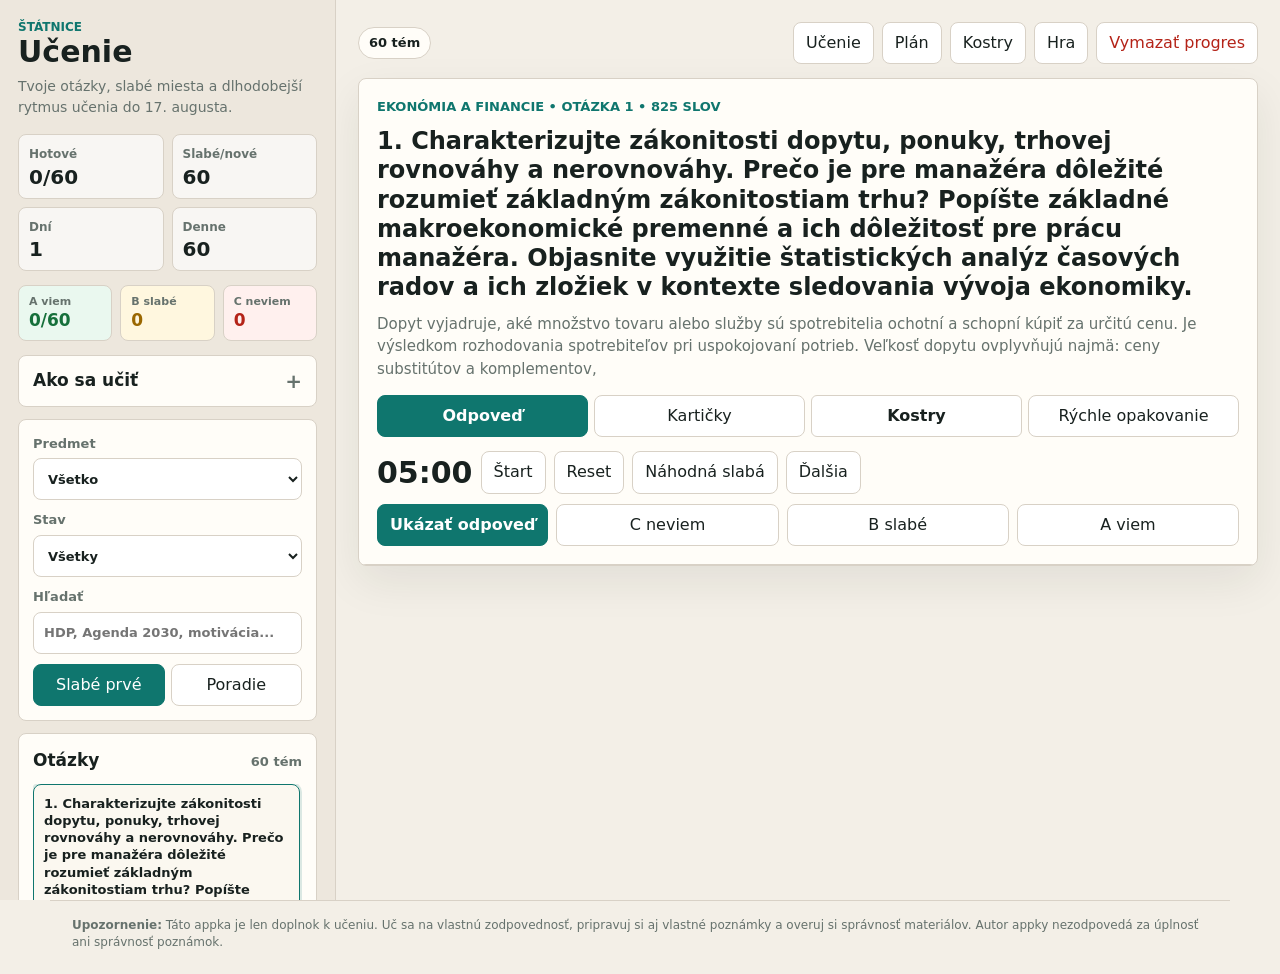
<file: statnice-ucenie.html>
<!doctype html>
<html lang="sk">
<head>
  <meta charset="utf-8">
  <meta http-equiv="refresh" content="0; url=index.html">
  <meta name="viewport" content="width=device-width, initial-scale=1">
  <title>Presmerovanie</title>
</head>
<body>
  <p>Appka je presunutá na <a href="index.html">index.html</a>.</p>
</body>
</html>
</file>
<file: src/styles.css>
:root {
  color-scheme: light;
  --bg: #f3efe7;
  --panel: #fffdf8;
  --panel-strong: #ffffff;
  --ink: #18211f;
  --muted: #66726d;
  --line: #d8d1c6;
  --accent: #0f766e;
  --accent-dark: #0b5f59;
  --danger: #b42318;
  --warning: #9a6700;
  --success: #16703b;
  --shadow: 0 16px 44px rgba(24, 33, 31, 0.08);
}

* { box-sizing: border-box; }
html { scroll-behavior: smooth; }
body {
  margin: 0;
  background: var(--bg);
  color: var(--ink);
  font-family: Inter, ui-sans-serif, system-ui, -apple-system, BlinkMacSystemFont, "Segoe UI", sans-serif;
  line-height: 1.52;
  letter-spacing: 0;
}
button, input, select, textarea { font: inherit; }
button {
  min-height: 40px;
  border: 1px solid var(--line);
  border-radius: 8px;
  background: var(--panel-strong);
  color: var(--ink);
  padding: 8px 12px;
  cursor: pointer;
}
button:hover { border-color: #b9b0a3; }
button:active { transform: translateY(1px); }
a.button-link {
  min-height: 40px;
  display: inline-flex;
  align-items: center;
  justify-content: center;
  border: 1px solid var(--line);
  border-radius: 8px;
  background: var(--panel-strong);
  color: var(--ink);
  padding: 8px 12px;
  text-decoration: none;
  cursor: pointer;
}
a.button-link:hover { border-color: #b9b0a3; }
select, input {
  width: 100%;
  min-height: 42px;
  border: 1px solid var(--line);
  border-radius: 8px;
  background: var(--panel-strong);
  color: var(--ink);
  padding: 9px 10px;
}
textarea {
  width: 100%;
  min-height: 86px;
  border: 1px solid var(--line);
  border-radius: 8px;
  background: var(--panel-strong);
  color: var(--ink);
  padding: 9px 10px;
  resize: vertical;
}
label { display: grid; gap: 5px; color: var(--muted); font-size: 13px; font-weight: 700; }

.app-shell { min-height: 100vh; display: grid; grid-template-columns: 336px minmax(0, 1fr); }
.plan-shell { min-height: 100vh; padding: 22px; }
.plan-hero {
  display: flex;
  justify-content: space-between;
  gap: 18px;
  align-items: flex-start;
  max-width: 1180px;
  margin: 0 auto 16px;
}
.plan-hero h1 { margin: 0; font-size: 34px; line-height: 1.05; }
.plan-hero p { margin: 8px 0 0; max-width: 680px; color: var(--muted); }
.plan-nav { display: flex; gap: 8px; align-items: center; flex-wrap: wrap; }
.plan-progress-row {
  max-width: 1180px;
  margin: 0 auto 16px;
}
.plan-hero-progress { border: 1px solid var(--line); border-radius: 8px; background: var(--panel); padding: 14px 16px; box-shadow: var(--shadow); }
.plan-progress-copy { display: grid; gap: 4px; }
.plan-progress-copy span { color: var(--accent); font-size: 12px; font-weight: 900; text-transform: uppercase; }
.plan-progress-copy strong { font-size: 26px; line-height: 1.05; }
.plan-progress-copy p { margin: 0; color: var(--muted); font-size: 14px; }
.plan-progress-track { margin-top: 14px; height: 16px; overflow: hidden; border-radius: 999px; background: #e5ddd0; }
.plan-progress-track span { display: block; height: 100%; width: 0; border-radius: inherit; background: linear-gradient(90deg, #d64545 0%, #f0b43c 45%, #8bbc4a 100%); transition: width .25s ease; }
.plan-layout {
  max-width: 1180px;
  margin: 0 auto;
  display: grid;
  grid-template-columns: minmax(0, 1fr) 310px;
  gap: 16px;
  align-items: start;
}
.plan-main-band { border-top: 1px solid var(--line); padding: 16px 0; }
.plan-main-band:first-child { border-top: 0; padding-top: 0; }
.section-head {
  display: flex;
  justify-content: space-between;
  gap: 12px;
  align-items: center;
  margin-bottom: 12px;
}
.section-head h2 { margin: 0; font-size: 22px; }
.section-head p { margin: 3px 0 0; color: var(--muted); }
.plan-topic-grid { display: grid; gap: 8px; }
.plan-topic {
  display: grid;
  grid-template-columns: minmax(0, 1fr) auto;
  gap: 12px;
  align-items: center;
  border: 1px solid var(--line);
  border-radius: 8px;
  background: var(--panel);
  padding: 12px;
}
.plan-topic strong { display: block; line-height: 1.3; }
.plan-topic span { display: block; margin-top: 3px; color: var(--muted); font-size: 13px; }
.plan-topic-actions { display: flex; gap: 6px; align-items: center; }
.plan-topic-actions button { min-width: 42px; padding-inline: 10px; }
button.is-done,
.plan-topic-actions .is-active.success { background: #eaf8ef; border-color: var(--success); color: var(--success); font-weight: 900; }
.plan-topic-actions .is-active.warning { background: #fff7df; border-color: var(--warning); color: var(--warning); font-weight: 900; }
.plan-topic-actions .is-active.danger { background: #fff0ee; border-color: var(--danger); color: var(--danger); font-weight: 900; }
.grade-summary { display: grid; grid-template-columns: repeat(4, 1fr); gap: 10px; }
.grade-summary div { min-height: 98px; border: 1px solid var(--line); border-radius: 8px; background: var(--panel); padding: 12px; display: grid; align-content: start; }
.grade-summary span { display: block; color: var(--muted); font-size: 13px; font-weight: 800; line-height: 1.2; }
.grade-summary strong { display: block; margin-top: 8px; font-size: 28px; line-height: 1; }
.grade-summary small { display: block; margin-top: 4px; color: var(--muted); font-size: 11px; font-weight: 700; }
.grade-summary .summary-a strong { color: var(--success); }
.grade-summary .summary-b strong { color: var(--warning); }
.grade-summary .summary-c strong { color: var(--danger); }
.plan-days-list { display: grid; gap: 8px; }
.plan-day { border: 1px solid var(--line); border-radius: 8px; background: var(--panel); padding: 12px; }
.plan-day.is-today { border-color: var(--accent); box-shadow: inset 4px 0 0 var(--accent); }
.plan-day.is-complete { background: #edf8f0; }
.plan-day.is-overdue { border-color: #e5b6b1; box-shadow: inset 4px 0 0 var(--danger); background: #fff8f7; }
.plan-day-head { display: flex; justify-content: space-between; gap: 8px; align-items: baseline; }
.plan-day-head strong { font-size: 18px; }
.plan-day-head span { color: var(--accent); font-weight: 900; }
.plan-day p { margin: 6px 0; }
.plan-day small { color: var(--muted); }
.plan-side { position: sticky; top: 18px; display: grid; gap: 12px; }
.compact-copy { margin: 0; color: var(--muted); font-size: 14px; line-height: 1.45; }
.sidebar {
  position: sticky;
  top: 0;
  height: 100vh;
  overflow: auto;
  padding: 18px;
  border-right: 1px solid var(--line);
  background: #ede7dd;
}
.brand-block { margin-bottom: 16px; }
.brand-kicker { color: var(--accent); font-size: 12px; font-weight: 900; text-transform: uppercase; }
.brand-block h1 { margin: 0; font-size: 30px; line-height: 1.05; }
.brand-block p { margin: 8px 0 0; color: var(--muted); font-size: 14px; }

.metric-grid { display: grid; grid-template-columns: 1fr 1fr; gap: 8px; margin-bottom: 14px; }
.metric { border: 1px solid var(--line); border-radius: 8px; background: rgba(255,255,255,.65); padding: 10px; }
.metric span { display: block; color: var(--muted); font-size: 12px; font-weight: 700; }
.metric strong { display: block; margin-top: 2px; font-size: 20px; line-height: 1.1; }
.metric-strip {
  display: grid;
  grid-template-columns: repeat(3, minmax(0, 1fr));
  gap: 8px;
  margin-bottom: 14px;
  width: 100%;
}
.metric-chip {
  min-height: 56px;
  display: grid;
  align-content: center;
  gap: 3px;
  border: 1px solid var(--line);
  border-radius: 8px;
  background: rgba(255,255,255,.65);
  padding: 8px 10px;
}
.metric-chip span {
  display: flex;
  justify-content: space-between;
  gap: 8px;
  color: var(--muted);
  font-size: 11px;
  font-weight: 800;
  line-height: 1.1;
}
.metric-chip small {
  font-size: 10px;
  color: var(--muted);
}
.metric-chip strong {
  font-size: 17px;
  line-height: 1.1;
}
.metric-chip-a { background: #eaf8ef; }
.metric-chip-b { background: #fff7df; }
.metric-chip-c { background: #fff0ee; }
.metric-chip-a strong { color: var(--success); }
.metric-chip-b strong { color: var(--warning); }
.metric-chip-c strong { color: var(--danger); }
.panel { border: 1px solid var(--line); border-radius: 8px; background: var(--panel); padding: 14px; margin-top: 12px; }
.controls { display: grid; gap: 10px; }
.segmented { display: grid; grid-template-columns: 1fr 1fr; gap: 6px; }
.segmented .is-active { background: var(--accent); border-color: var(--accent); color: #fff; }
.panel-title-row { display: flex; justify-content: space-between; gap: 10px; align-items: center; }
.panel h2 { margin: 0 0 4px; font-size: 17px; }
.panel-title-row p { margin: 0; color: var(--muted); font-size: 12px; line-height: 1.3; }
.today-list { display: grid; gap: 7px; max-height: 220px; overflow: auto; padding-right: 2px; }
.today-item { width: 100%; text-align: left; display: grid; gap: 2px; background: #fbf8f0; padding: 10px; }
.today-item strong { font-size: 13px; }
.today-item span { color: var(--muted); font-size: 12px; }
.method-panel { padding: 0; overflow: hidden; }
.method-panel summary {
  min-height: 44px;
  display: flex;
  align-items: center;
  justify-content: space-between;
  padding: 12px 14px;
  cursor: pointer;
  font-size: 17px;
  font-weight: 900;
}
.method-panel summary::after { content: "+"; color: var(--muted); font-size: 20px; line-height: 1; }
.method-panel[open] summary::after { content: "-"; }
.method-panel ol { margin: 0; padding: 0 16px 14px 34px; }
.method-panel li { margin: 8px 0; font-size: 14px; }
.method-guide {
  margin: 0 auto;
  padding: 0 14px 14px;
  max-width: 230px;
}
.method-guide a { display: block; }
.method-guide img {
  display: block;
  width: 100%;
  max-height: 320px;
  height: auto;
  object-fit: contain;
  border: 1px solid var(--line);
  border-radius: 8px;
  background: #fff;
}
.method-guide figcaption {
  margin-top: 6px;
  color: var(--muted);
  font-size: 12px;
  text-align: center;
}
.study-disclaimer {
  margin: 0;
  color: var(--muted);
  font-size: 12px;
  line-height: 1.45;
}

.workspace { width: min(1120px, 100%); margin: 0 auto; padding: 22px; }
.topbar { display: flex; justify-content: space-between; gap: 12px; align-items: center; margin-bottom: 14px; }
.topbar > div { display: flex; gap: 8px; flex-wrap: wrap; align-items: center; }
.pill { display: inline-flex; align-items: center; min-height: 32px; border: 1px solid var(--line); border-radius: 999px; background: var(--panel); color: var(--ink); padding: 5px 10px; font-size: 13px; font-weight: 700; }
.muted-pill { color: var(--muted); }
.text-danger { color: var(--danger); }
.primary-button { background: var(--accent); border-color: var(--accent); color: #fff; font-weight: 800; }
.primary-button:hover { background: var(--accent-dark); border-color: var(--accent-dark); }

.study-card { border: 1px solid var(--line); border-radius: 8px; background: var(--panel); box-shadow: var(--shadow); overflow: hidden; }
.question-head { display: grid; gap: 10px; padding: 18px; border-bottom: 1px solid var(--line); }
.subject-line { color: var(--accent); font-size: 13px; font-weight: 900; text-transform: uppercase; }
.question-head h2 { margin: 0; font-size: 24px; line-height: 1.22; }
.cue { margin: 0; color: var(--muted); font-size: 15px; }
.study-mode { display: grid; grid-template-columns: repeat(4, 1fr); gap: 6px; margin-top: 4px; }
.study-mode .is-active { background: var(--accent); border-color: var(--accent); color: #fff; font-weight: 900; }
.study-mode-link {
  min-height: 40px;
  display: grid;
  place-items: center;
  border: 1px solid var(--line);
  border-radius: 6px;
  background: #fff;
  color: var(--ink);
  padding: 8px 12px;
  text-decoration: none;
  font-weight: 800;
}
.study-mode-link:hover { border-color: var(--accent); color: var(--accent); }
.study-toolbar { display: flex; gap: 8px; align-items: center; flex-wrap: wrap; margin-top: 4px; }
.timer { min-width: 86px; font-variant-numeric: tabular-nums; font-size: 30px; line-height: 1; font-weight: 900; }
.answer-actions { display: grid; grid-template-columns: auto 1fr; gap: 8px; align-items: center; }
.grade-buttons { display: grid; grid-template-columns: repeat(3, minmax(80px, 1fr)); gap: 8px; }
.grade-buttons [data-grade="C"].is-active { border-color: var(--danger); color: var(--danger); background: #fff0ee; font-weight: 900; }
.grade-buttons [data-grade="B"].is-active { border-color: var(--warning); color: var(--warning); background: #fff7df; font-weight: 900; }
.grade-buttons [data-grade="A"].is-active { border-color: var(--success); color: var(--success); background: #eaf8ef; font-weight: 900; }

.answer { display: none; padding: 16px 20px 22px; }
.answer.is-visible { display: block; }
.answer-inner { max-width: 860px; }
.practice-panel { max-width: 760px; display: grid; gap: 12px; }
.practice-head { display: flex; justify-content: space-between; gap: 10px; align-items: center; color: var(--muted); font-size: 13px; }
.practice-head strong { color: var(--ink); font-size: 17px; }
.flashcard, .quiz-card { width: 100%; min-height: 230px; display: grid; align-content: center; gap: 12px; text-align: left; border: 1px solid var(--line); border-radius: 8px; background: #fff; padding: 22px; }
.flashcard { cursor: pointer; }
.flashcard.is-flipped { background: #fbf8f0; }
.flash-label { color: var(--accent); font-size: 12px; font-weight: 900; text-transform: uppercase; }
.flash-text { font-size: 21px; line-height: 1.35; font-weight: 800; }
.flash-text ul, .quiz-answer ul { margin: 0; padding-left: 20px; font-size: 16px; font-weight: 400; }
.flash-text li, .quiz-answer li { margin: 6px 0; }
.quiz-card h3 { margin: 0; font-size: 22px; line-height: 1.3; }
.quiz-hint { margin: 0; color: var(--muted); }
.practice-actions { display: flex; flex-wrap: wrap; gap: 8px; }
.practice-actions button { flex: 1 1 auto; }
.reader-panel { max-width: 760px; display: grid; gap: 12px; }
.reader-context {
  color: var(--muted);
  font-size: 14px;
  font-weight: 800;
  min-height: 22px;
}
.reader-word {
  min-height: 190px;
  display: grid;
  place-items: center;
  border: 1px solid var(--line);
  border-radius: 8px;
  background: #fff;
  padding: 22px;
  text-align: center;
  font-size: clamp(34px, 8vw, 72px);
  font-weight: 900;
  line-height: 1.05;
}
.reader-progress {
  height: 8px;
  overflow: hidden;
  border-radius: 999px;
  background: #e7e0d5;
}
.reader-progress span {
  display: block;
  height: 100%;
  border-radius: inherit;
  background: var(--accent);
}
.reader-controls {
  display: grid;
  grid-template-columns: 1.3fr repeat(4, 1fr);
  gap: 8px;
  align-items: end;
}
.reader-controls label { font-size: 12px; }
.reader-note { margin: 0; color: var(--muted); font-size: 13px; }
.app-footer { margin-top: 18px; padding: 14px 2px 0; border-top: 1px solid var(--line); }
.global-footer {
  max-width: 1180px;
  margin: 0 auto;
  padding: 16px 22px 22px;
}
.plan-footer { max-width: 1180px; margin-left: auto; margin-right: auto; }
.file-warning {
  border: 1px solid var(--line);
  border-radius: 8px;
  background: #fff;
  padding: 16px;
}
.file-warning h2 { margin: 0 0 8px; font-size: 20px; }
.file-warning p { margin: 8px 0; color: var(--muted); }
.file-warning code {
  background: #f1eee7;
  border-radius: 4px;
  padding: 2px 4px;
}

.answer p { margin: 0; }
.answer .para { padding: 5px 0; }
.answer-heading { margin: 18px 0 6px; font-size: 17px; line-height: 1.32; font-weight: 900; }
.listitem { position: relative; padding: 3px 0 3px 22px; }
.listitem::before { content: ""; position: absolute; left: 7px; top: 14px; width: 5px; height: 5px; border-radius: 50%; background: var(--ink); }
.table-wrap { overflow: auto; margin: 13px 0; border: 1px solid var(--line); border-radius: 6px; background: #fff; }
table { width: 100%; min-width: 540px; border-collapse: collapse; }
th, td { border-bottom: 1px solid var(--line); border-right: 1px solid var(--line); padding: 8px 9px; text-align: left; vertical-align: top; }
th:last-child, td:last-child { border-right: 0; }
tr:last-child td { border-bottom: 0; }
th { background: #f1eee7; font-weight: 900; }
.figure { margin: 13px 0; border: 1px solid var(--line); border-radius: 6px; background: #fff; padding: 8px; }
.figure img { display: block; max-width: 100%; height: auto; margin: 0 auto; }
.figcap { margin-top: 6px; color: var(--muted); font-size: 12px; text-align: center; }
.related-panel {
  margin-top: 22px;
  padding-top: 18px;
  border-top: 1px solid var(--line);
  display: grid;
  gap: 12px;
}
.related-head h3 {
  margin: 0;
  font-size: 18px;
}
.related-head p {
  margin: 5px 0 0;
  color: var(--muted);
  font-size: 14px;
}
.related-fact {
  margin: 0;
  border: 1px solid #cfe1dc;
  border-radius: 8px;
  background: #f4fbf9;
  padding: 12px 14px;
  line-height: 1.55;
}
.related-links {
  display: grid;
  gap: 8px;
}
.related-link {
  display: block;
  border: 1px solid var(--line);
  border-radius: 8px;
  background: #fff;
  padding: 12px 14px;
  color: var(--ink);
  text-decoration: none;
}
.related-link:hover {
  border-color: var(--accent);
}
.related-link strong {
  display: block;
  font-size: 15px;
}
.related-link span {
  display: block;
  margin-top: 4px;
  color: var(--muted);
  font-size: 13px;
  line-height: 1.45;
}

.topic-browser { margin-top: 12px; }
.browser-head { display: flex; justify-content: space-between; gap: 10px; align-items: baseline; margin-bottom: 10px; }
.browser-head h2 { margin: 0; font-size: 17px; }
.browser-head p { margin: 0; color: var(--muted); font-size: 13px; font-weight: 800; white-space: nowrap; }
.topic-list { display: grid; gap: 7px; max-height: 34vh; overflow: auto; padding-right: 2px; }
.topic-item { width: 100%; display: grid; gap: 4px; text-align: left; background: #fbf8f0; padding: 10px; }
.topic-item.is-active { border-color: var(--accent); outline: 2px solid rgba(15,118,110,.15); }
.topic-item strong { font-size: 13px; line-height: 1.32; }
.topic-item span { color: var(--muted); font-size: 12px; }

@media (max-width: 900px) {
  .app-shell { display: block; }
  .plan-shell { padding: 14px; }
  .plan-hero { display: grid; }
  .plan-progress-row { margin-bottom: 14px; }
  .plan-layout { display: block; }
  .plan-side { position: static; }
  .plan-topic { grid-template-columns: 1fr; }
  .plan-topic-actions { flex-wrap: wrap; }
  .grade-summary { grid-template-columns: 1fr 1fr; }
  .sidebar { position: relative; height: auto; border-right: 0; border-bottom: 1px solid var(--line); }
  .workspace { padding: 14px; }
  .answer-actions { grid-template-columns: 1fr; }
  .question-head h2 { font-size: 21px; }
  .topic-list { max-height: 320px; }
  .method-guide { max-width: min(420px, 100%); }
  .method-guide img { max-height: none; }
  .metric-strip { grid-template-columns: 1fr 1fr 1fr; }
}
@media (max-width: 520px) {
  .sidebar { padding: 14px; }
  .plan-hero h1 { font-size: 28px; }
  .section-head { display: grid; }
  .plan-topic-actions .button-link { flex: 1 1 100%; }
  .plan-topic-actions button { flex: 1 1 0; }
  .workspace { padding: 12px; }
  .question-head, .answer { padding-left: 14px; padding-right: 14px; }
  .study-mode { grid-template-columns: 1fr 1fr; }
  .study-toolbar button { flex: 1 1 42%; }
  .timer { flex: 1 0 100%; }
  .flashcard, .quiz-card { min-height: 210px; padding: 16px; }
  .flash-text, .quiz-card h3 { font-size: 18px; }
  .reader-controls { grid-template-columns: 1fr 1fr; }
  .reader-controls label { grid-column: 1 / -1; }
  .reader-word { min-height: 160px; }
  .grade-buttons { grid-template-columns: 1fr; }
  .topbar { align-items: flex-start; }
  .browser-head { display: flex; }
  .metric-strip { grid-template-columns: 1fr; }
  .metric-chip strong { font-size: 15px; }
  .plan-progress-copy strong { font-size: 22px; }
}
</file>
<file: kostry/styles.css>
:root {
  --bg: #f3efe7;
  --panel: #ffffff;
  --ink: #17211f;
  --muted: #66716e;
  --line: #d9d6ce;
  --accent: #0f766e;
  --accent-dark: #0a5b55;
  --warm: #fff8e8;
  --soft: #f8f6f1;
  --shadow: 0 10px 30px rgba(44, 53, 50, .08);
}
* { box-sizing: border-box; }
html { background: var(--bg); color: var(--ink); font-family: Inter, ui-sans-serif, system-ui, -apple-system, BlinkMacSystemFont, "Segoe UI", sans-serif; }
body { margin: 0; }
button, input, select, a { font: inherit; }
button, .button-link, .primary-link {
  min-height: 40px;
  border: 1px solid var(--line);
  border-radius: 6px;
  background: #fff;
  color: var(--ink);
  padding: 8px 12px;
  cursor: pointer;
  text-decoration: none;
}
.shell { width: min(1240px, 100%); margin: 0 auto; padding: 20px; }
.page-head { display: flex; justify-content: space-between; align-items: flex-end; gap: 20px; margin-bottom: 18px; }
.page-head nav { display: flex; gap: 8px; flex-wrap: wrap; }
.kicker, .subject-line { color: var(--accent); font-size: 13px; font-weight: 900; text-transform: uppercase; }
h1 { margin: 2px 0 4px; font-size: 34px; line-height: 1.1; }
.page-head p { margin: 0; color: var(--muted); }
.toolbar {
  display: grid;
  grid-template-columns: minmax(190px, 260px) minmax(240px, 1fr) auto;
  gap: 12px;
  align-items: end;
  border: 1px solid var(--line);
  border-radius: 8px;
  background: var(--panel);
  padding: 14px;
  margin-bottom: 14px;
}
label { display: grid; gap: 5px; color: var(--muted); font-size: 13px; font-weight: 800; }
input, select { width: 100%; min-height: 42px; border: 1px solid var(--line); border-radius: 6px; background: #fff; padding: 8px 10px; color: var(--ink); }
.counter { min-width: 84px; display: grid; text-align: center; }
.counter strong { font-size: 24px; }
.counter span { color: var(--muted); font-size: 12px; }
.layout { display: grid; grid-template-columns: 320px minmax(0, 1fr); gap: 16px; align-items: start; }
.question-nav, .skeleton { border: 1px solid var(--line); border-radius: 8px; background: var(--panel); }
.question-nav { position: sticky; top: 12px; padding: 12px; box-shadow: var(--shadow); }
.nav-head { display: flex; align-items: center; justify-content: space-between; gap: 10px; margin-bottom: 10px; }
.question-list { display: grid; gap: 6px; max-height: calc(100vh - 245px); overflow: auto; }
.question-item { width: 100%; display: grid; grid-template-columns: 38px 1fr; align-items: start; gap: 8px; text-align: left; padding: 10px; background: var(--soft); }
.question-item span { color: var(--accent); font-weight: 900; }
.question-item strong { font-size: 12px; line-height: 1.35; }
.question-item.is-active { border-color: var(--accent); background: #eaf6f4; }
.skeleton { position: relative; overflow: hidden; padding: 22px; scroll-margin-top: 10px; box-shadow: var(--shadow); }
.skeleton header { border-bottom: 1px solid var(--line); padding-bottom: 16px; }
.detail-meta { display: flex; gap: 8px; align-items: center; }
.number-pill { display: inline-flex; align-items: center; min-height: 28px; border: 1px solid var(--line); border-radius: 999px; padding: 3px 9px; background: var(--soft); font-size: 12px; font-weight: 900; }
.skeleton h2 { margin: 5px 0 0; font-size: 22px; line-height: 1.3; }
.skeleton-note { margin: 14px 0 0; color: var(--muted); font-size: 13px; line-height: 1.45; }
.start { margin: 16px 0; border: 1px solid #e7c889; border-radius: 8px; background: var(--warm); padding: 16px; box-shadow: inset 4px 0 0 #d89b1f; }
.start span, .section-title > span { display: flex; align-items: center; gap: 8px; color: #7a4d00; font-size: 12px; font-weight: 900; text-transform: uppercase; }
.start span b, .section-title b { width: 24px; height: 24px; display: grid; place-items: center; border-radius: 50%; background: #d89b1f; color: #fff; }
.start p { margin: 7px 0 0; font-size: 20px; line-height: 1.45; font-weight: 800; }
.section-title { display: flex; justify-content: space-between; align-items: center; gap: 10px; margin-bottom: 8px; }
.section-title > span { color: var(--accent); }
.section-title b { background: var(--accent); }
.section-title small { color: var(--muted); }
.points ol { display: grid; gap: 8px; margin: 0; padding: 0; list-style: none; }
.points li { display: grid; grid-template-columns: 88px minmax(0, 1fr); align-items: start; gap: 10px; border: 1px solid var(--line); border-radius: 7px; background: var(--soft); padding: 11px 12px; }
.points p { margin: 0; font-size: 16px; line-height: 1.5; }
.transition { color: var(--accent); font-size: 12px; font-weight: 900; text-transform: uppercase; padding-top: 4px; }
.actions { display: flex; gap: 8px; flex-wrap: wrap; margin-top: 18px; padding-top: 14px; border-top: 1px solid var(--line); }
.primary-link { border-color: var(--accent); background: var(--accent); color: white; font-weight: 900; }
.primary-link:hover { background: var(--accent-dark); }
.practice-cover { display: none; min-height: 360px; place-items: center; align-content: center; gap: 8px; text-align: center; padding: 30px; }
.practice-cover strong { color: var(--accent); font-size: 32px; }
.practice-cover p { max-width: 380px; margin: 0; color: var(--muted); font-size: 17px; line-height: 1.5; }
.skeleton.is-hidden .skeleton-note, .skeleton.is-hidden .start, .skeleton.is-hidden .points { display: none; }
.skeleton.is-hidden .practice-cover { display: grid; }
.empty { color: var(--muted); }
footer { margin-top: 18px; border-top: 1px solid var(--line); padding: 14px 4px; color: var(--muted); font-size: 12px; line-height: 1.5; }
footer p { margin: 0; }
@media (max-width: 760px) {
  .shell { padding: 12px; }
  .page-head { display: grid; align-items: start; }
  h1 { font-size: 29px; }
  .toolbar { grid-template-columns: 1fr; }
  .counter { display: flex; gap: 6px; align-items: baseline; text-align: left; }
  .layout { grid-template-columns: 1fr; }
  .question-nav { position: static; }
  .question-list { max-height: 320px; }
  .skeleton { padding: 15px; }
  .skeleton h2 { font-size: 19px; }
  .start p { font-size: 18px; }
  .section-title { align-items: flex-start; }
  .section-title small { display: none; }
  .points li { grid-template-columns: 1fr; gap: 3px; }
  .transition { padding-top: 0; }
  .actions > * { flex: 1 1 100%; text-align: center; }
}
</file>
<file: src/game.css>
:root {
  --bg: #eee4d3;
  --panel: #fffaf2;
  --ink: #20241f;
  --muted: #6d675d;
  --line: #d5c6ad;
  --accent: #8a5b2f;
  --accent-dark: #6d4522;
  --ok: #42763a;
  --warn: #bf8c2e;
  --bad: #b34033;
  --shadow: 0 16px 40px rgba(42, 29, 13, .12);
}

* { box-sizing: border-box; }
html, body { margin: 0; min-height: 100%; }
body {
  background:
    linear-gradient(180deg, rgba(255,255,255,.35), rgba(255,255,255,0)),
    repeating-linear-gradient(90deg, rgba(117,90,52,.035), rgba(117,90,52,.035) 14px, transparent 14px, transparent 28px),
    var(--bg);
  color: var(--ink);
  font-family: Inter, ui-sans-serif, system-ui, -apple-system, BlinkMacSystemFont, "Segoe UI", sans-serif;
  line-height: 1.5;
}
button, a { font: inherit; }
button, .game-link, .full-answer-link {
  min-height: 42px;
  border: 1px solid var(--line);
  border-radius: 8px;
  background: #fff;
  color: var(--ink);
  padding: 9px 12px;
  text-decoration: none;
  cursor: pointer;
}
button:hover, .game-link:hover, .full-answer-link:hover { border-color: #bca88a; }

.game-shell { width: min(1280px, 100%); margin: 0 auto; padding: 18px; }
.game-header {
  display: flex;
  justify-content: space-between;
  gap: 16px;
  align-items: flex-start;
  margin-bottom: 14px;
}
.game-kicker { color: var(--accent); font-size: 12px; font-weight: 900; text-transform: uppercase; }
.game-header h1 { margin: 3px 0 4px; font-size: 34px; line-height: 1.04; }
.game-header p { margin: 0; max-width: 720px; color: var(--muted); }
.game-nav { display: flex; gap: 8px; flex-wrap: wrap; }

.game-toolbar {
  display: flex;
  justify-content: space-between;
  gap: 12px;
  align-items: center;
  margin-bottom: 14px;
  border: 1px solid var(--line);
  border-radius: 10px;
  background: var(--panel);
  padding: 12px 14px;
  box-shadow: var(--shadow);
}
.toolbar-copy { display: grid; gap: 4px; }
.toolbar-copy strong { font-size: 16px; }
.toolbar-copy span { color: var(--muted); font-size: 13px; }

.house-selector {
  margin-bottom: 16px;
  border: 1px solid var(--line);
  border-radius: 10px;
  background: var(--panel);
  padding: 12px;
  box-shadow: var(--shadow);
}
.house-list {
  display: grid;
  grid-template-columns: repeat(5, minmax(0, 1fr));
  gap: 10px;
}
.house-button {
  min-height: 92px;
  display: grid;
  gap: 6px;
  text-align: left;
  align-content: start;
  padding: 12px;
  border-radius: 10px;
  background: #fff;
}
.house-button strong { font-size: 14px; line-height: 1.2; }
.house-button span { color: var(--muted); font-size: 12px; }
.house-button.is-current { border-color: var(--accent); box-shadow: inset 0 0 0 2px rgba(138,91,47,.15); }
.house-button.is-locked { opacity: .55; }
.house-button.is-complete { background: #edf8eb; border-color: #9ec48f; }

.game-layout {
  display: grid;
  grid-template-columns: minmax(0, 1.08fr) minmax(320px, .92fr);
  gap: 16px;
  align-items: start;
}
.board-panel, .question-panel {
  border: 1px solid var(--line);
  border-radius: 10px;
  background: var(--panel);
  box-shadow: var(--shadow);
}
.board-panel { padding: 14px; }
.question-panel { padding: 18px; position: sticky; top: 14px; }

.board-head { display: grid; gap: 10px; margin-bottom: 12px; }
.status-row {
  display: grid;
  grid-template-columns: repeat(4, minmax(0, 1fr));
  gap: 8px;
}
.status-card {
  border: 1px solid var(--line);
  border-radius: 8px;
  background: rgba(255,255,255,.75);
  padding: 10px;
}
.status-card span {
  display: block;
  color: var(--muted);
  font-size: 11px;
  font-weight: 900;
  text-transform: uppercase;
}
.status-card strong {
  display: block;
  margin-top: 3px;
  font-size: 18px;
}
.encounter-text { margin: 0; color: var(--muted); font-size: 14px; }

.board-scene {
  border: 1px solid var(--line);
  border-radius: 10px;
  padding: 16px;
  background: linear-gradient(180deg, #fbf4e6, #eadbbe);
}
.board-scene.theme-horror { background: linear-gradient(180deg, #d9d4d9, #a89ca7); }
.board-scene.theme-economy { background: linear-gradient(180deg, #e9ddc8, #c7b08e); }
.board-scene.theme-archive { background: linear-gradient(180deg, #e2e7d7, #bbc7aa); }
.board-scene.theme-bank { background: linear-gradient(180deg, #d7e5ea, #a5bcc7); }
.board-scene.theme-final { background: linear-gradient(180deg, #eadfd1, #d3bda4); }

.house-shell {
  position: relative;
  border: 4px solid #755334;
  border-radius: 10px 10px 6px 6px;
  background: rgba(255,255,255,.34);
  padding: 14px;
}
.house-shell::before {
  content: "";
  position: absolute;
  left: 12%;
  right: 12%;
  top: -24px;
  height: 24px;
  clip-path: polygon(0 100%, 50% 0, 100% 100%);
  background: #734a25;
}
.board-grid {
  display: grid;
  grid-template-columns: repeat(4, minmax(0, 1fr));
  gap: 10px;
}
.room-tile {
  position: relative;
  min-height: 124px;
  border: 2px solid #a98860;
  border-radius: 10px;
  background: rgba(255,255,255,.6);
  overflow: hidden;
  padding: 8px;
}
.room-tile.floor-0 { order: 9; }
.room-tile.floor-1 { order: 5; }
.room-tile.floor-2 { order: 1; }
.room-tile.current { outline: 3px solid rgba(179,64,51,.28); }
.room-tile.solved { background: rgba(222,242,216,.85); }
.room-tile.locked { opacity: .72; }
.room-ceiling {
  position: absolute;
  left: 0;
  right: 0;
  top: 0;
  height: 10px;
  background: rgba(117,83,52,.16);
}
.room-meta {
  display: flex;
  justify-content: space-between;
  gap: 8px;
  position: relative;
  z-index: 1;
}
.room-index {
  font-size: 11px;
  font-weight: 900;
  color: var(--muted);
}
.room-type {
  font-size: 12px;
  font-weight: 900;
  color: var(--accent);
  text-transform: uppercase;
}
.room-art {
  position: absolute;
  inset: 30px 10px 10px 10px;
}
.room-art.door::before,
.room-art.gate::before,
.room-art.bridge::before,
.room-art.gap::before {
  content: "";
  position: absolute;
}
.room-art.door::before {
  left: 34%;
  right: 34%;
  top: 10%;
  bottom: 12%;
  background: #9f6f3c;
  border: 3px solid #6e4826;
  border-bottom-width: 8px;
  border-radius: 6px 6px 0 0;
}
.room-art.door::after {
  content: "";
  position: absolute;
  right: 36%;
  top: 48%;
  width: 8px;
  height: 8px;
  border-radius: 50%;
  background: #f1d08b;
}
.room-art.gate::before {
  left: 18%;
  right: 18%;
  top: 18%;
  bottom: 16%;
  background: repeating-linear-gradient(90deg, #b6bac1 0, #b6bac1 8px, #7b7f87 8px, #7b7f87 12px);
  border: 4px solid #7b7f87;
}
.room-art.bridge::before {
  left: 12%;
  right: 12%;
  top: 44%;
  height: 16px;
  border-radius: 999px;
  background: repeating-linear-gradient(90deg, #8d6134 0, #8d6134 16px, #b78146 16px, #b78146 20px);
}
.room-art.bridge::after {
  content: "";
  position: absolute;
  left: 18%;
  right: 18%;
  top: 22%;
  bottom: 20%;
  border-left: 4px solid #7a4f25;
  border-right: 4px solid #7a4f25;
}
.room-art.gap::before {
  left: 12%;
  right: 12%;
  top: 42%;
  bottom: 16%;
  background: repeating-linear-gradient(90deg, #5b5144 0, #5b5144 15px, #2d2722 15px, #2d2722 25px);
  border-radius: 8px;
}
.room-art.gap::after {
  content: "";
  position: absolute;
  left: 20%;
  right: 20%;
  top: 18%;
  height: 14px;
  border-radius: 999px;
  background: #bb8d57;
}

.player {
  position: absolute;
  left: 14px;
  bottom: 10px;
  width: 30px;
  height: 48px;
  z-index: 2;
}
.player::before {
  content: "";
  position: absolute;
  left: 9px;
  top: 0;
  width: 12px;
  height: 12px;
  border-radius: 50%;
  background: #ffd4c9;
  border: 2px solid #8a1f16;
}
.player::after {
  content: "";
  position: absolute;
  left: 4px;
  top: 12px;
  width: 20px;
  height: 28px;
  border-radius: 8px 8px 5px 5px;
  background: linear-gradient(180deg, #ff6150, #c42418);
}
.player-arms {
  position: absolute;
  left: 1px;
  top: 20px;
  width: 28px;
  height: 6px;
  border-radius: 999px;
  background: #8a1f16;
}
.player-legs {
  position: absolute;
  left: 7px;
  bottom: 0;
  width: 4px;
  height: 12px;
  background: #8a1f16;
  box-shadow: 10px 0 0 #8a1f16;
}

.legend {
  display: flex;
  gap: 10px;
  flex-wrap: wrap;
  margin-top: 12px;
  color: var(--muted);
  font-size: 12px;
  font-weight: 700;
}
.legend span { display: inline-flex; align-items: center; gap: 6px; }
.legend i { width: 16px; height: 16px; display: inline-block; border-radius: 4px; }
.legend-door { background: #9f6f3c; }
.legend-gap { background: #4d453b; }
.legend-bridge { background: #b78146; }
.legend-gate { background: #8b9097; }

.question-meta {
  display: flex;
  justify-content: space-between;
  gap: 10px;
  align-items: center;
}
.question-label {
  display: inline-flex;
  align-items: center;
  min-height: 30px;
  border: 1px solid var(--line);
  border-radius: 999px;
  padding: 4px 10px;
  background: #f6ede0;
  color: var(--accent);
  font-size: 12px;
  font-weight: 900;
}
.full-answer-link { font-size: 13px; font-weight: 800; }
.question-panel h2 {
  margin: 12px 0 8px;
  font-size: 24px;
  line-height: 1.24;
}
.question-prompt { margin: 0 0 14px; color: var(--muted); }
.answer-grid {
  display: grid;
  grid-template-columns: 1fr 1fr;
  gap: 10px;
}
.answer-option {
  min-height: 112px;
  display: grid;
  grid-template-columns: 36px minmax(0, 1fr);
  gap: 10px;
  align-items: start;
  text-align: left;
  padding: 12px;
  background: #fff;
}
.answer-option strong {
  width: 36px;
  height: 36px;
  display: grid;
  place-items: center;
  border-radius: 8px;
  background: #f3e7d0;
  color: var(--accent);
  font-size: 18px;
}
.answer-option span { font-size: 14px; line-height: 1.4; }
.answer-option.is-correct { border-color: var(--ok); background: #eef8eb; }
.answer-option.is-wrong { border-color: var(--bad); background: #fff0ee; }

.question-footer {
  display: grid;
  gap: 10px;
  margin-top: 14px;
}
.feedback { margin: 0; min-height: 24px; color: var(--muted); font-size: 14px; }
.feedback.is-good { color: var(--ok); font-weight: 800; }
.feedback.is-bad { color: var(--bad); font-weight: 800; }
.continue-button {
  background: var(--accent);
  border-color: var(--accent);
  color: #fff;
  font-weight: 900;
}
.continue-button:hover { background: var(--accent-dark); border-color: var(--accent-dark); }

.game-footer {
  margin-top: 16px;
  padding-top: 14px;
  border-top: 1px solid var(--line);
  color: var(--muted);
  font-size: 12px;
}
.game-footer p { margin: 0; }

@media (max-width: 1040px) {
  .house-list { grid-template-columns: repeat(3, minmax(0, 1fr)); }
  .game-layout { grid-template-columns: 1fr; }
  .question-panel { position: static; }
}

@media (max-width: 760px) {
  .game-shell { padding: 12px; }
  .game-header { display: grid; }
  .game-header h1 { font-size: 28px; }
  .game-toolbar { display: grid; }
  .house-list { grid-template-columns: 1fr 1fr; }
  .status-row { grid-template-columns: 1fr 1fr; }
  .answer-grid { grid-template-columns: 1fr; }
}

@media (max-width: 520px) {
  .board-panel, .question-panel { padding: 12px; }
  .house-list { grid-template-columns: 1fr; }
  .board-grid { grid-template-columns: 1fr 1fr; }
  .question-panel h2 { font-size: 20px; }
}
</file>
